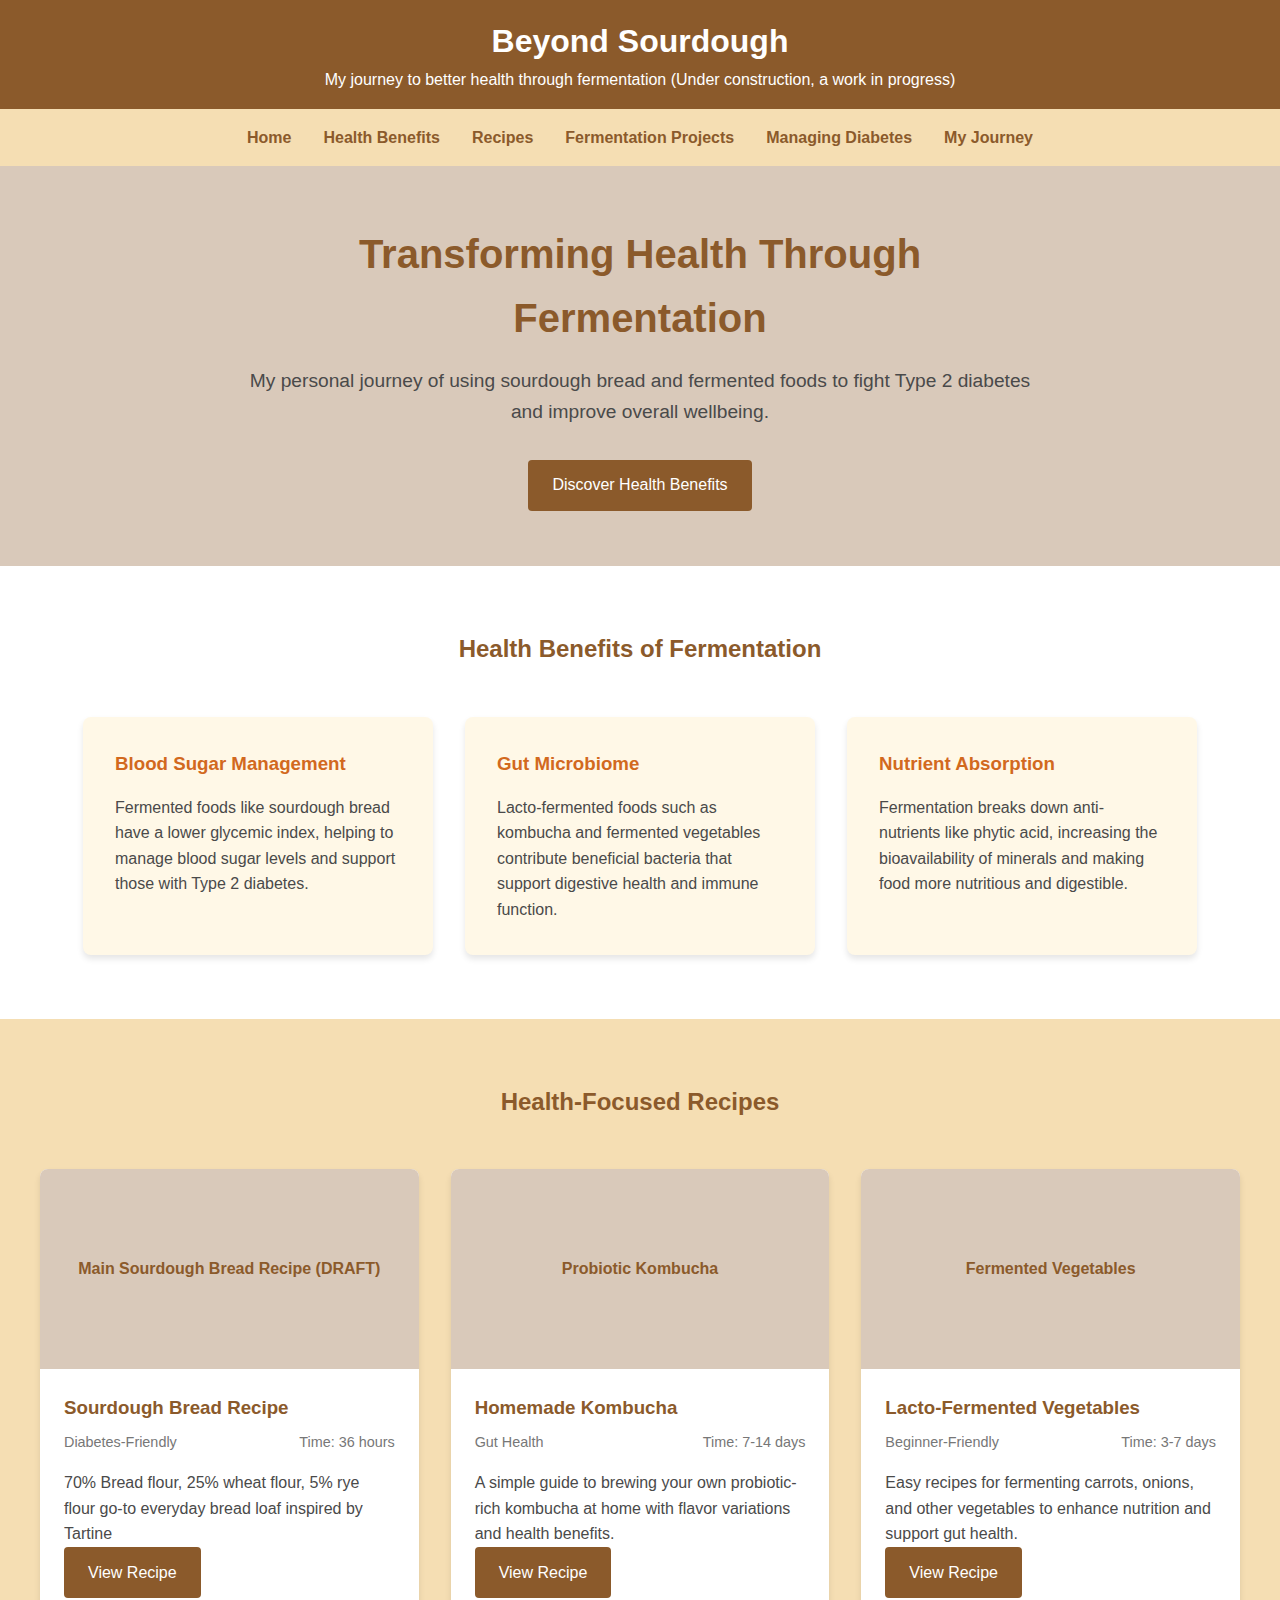
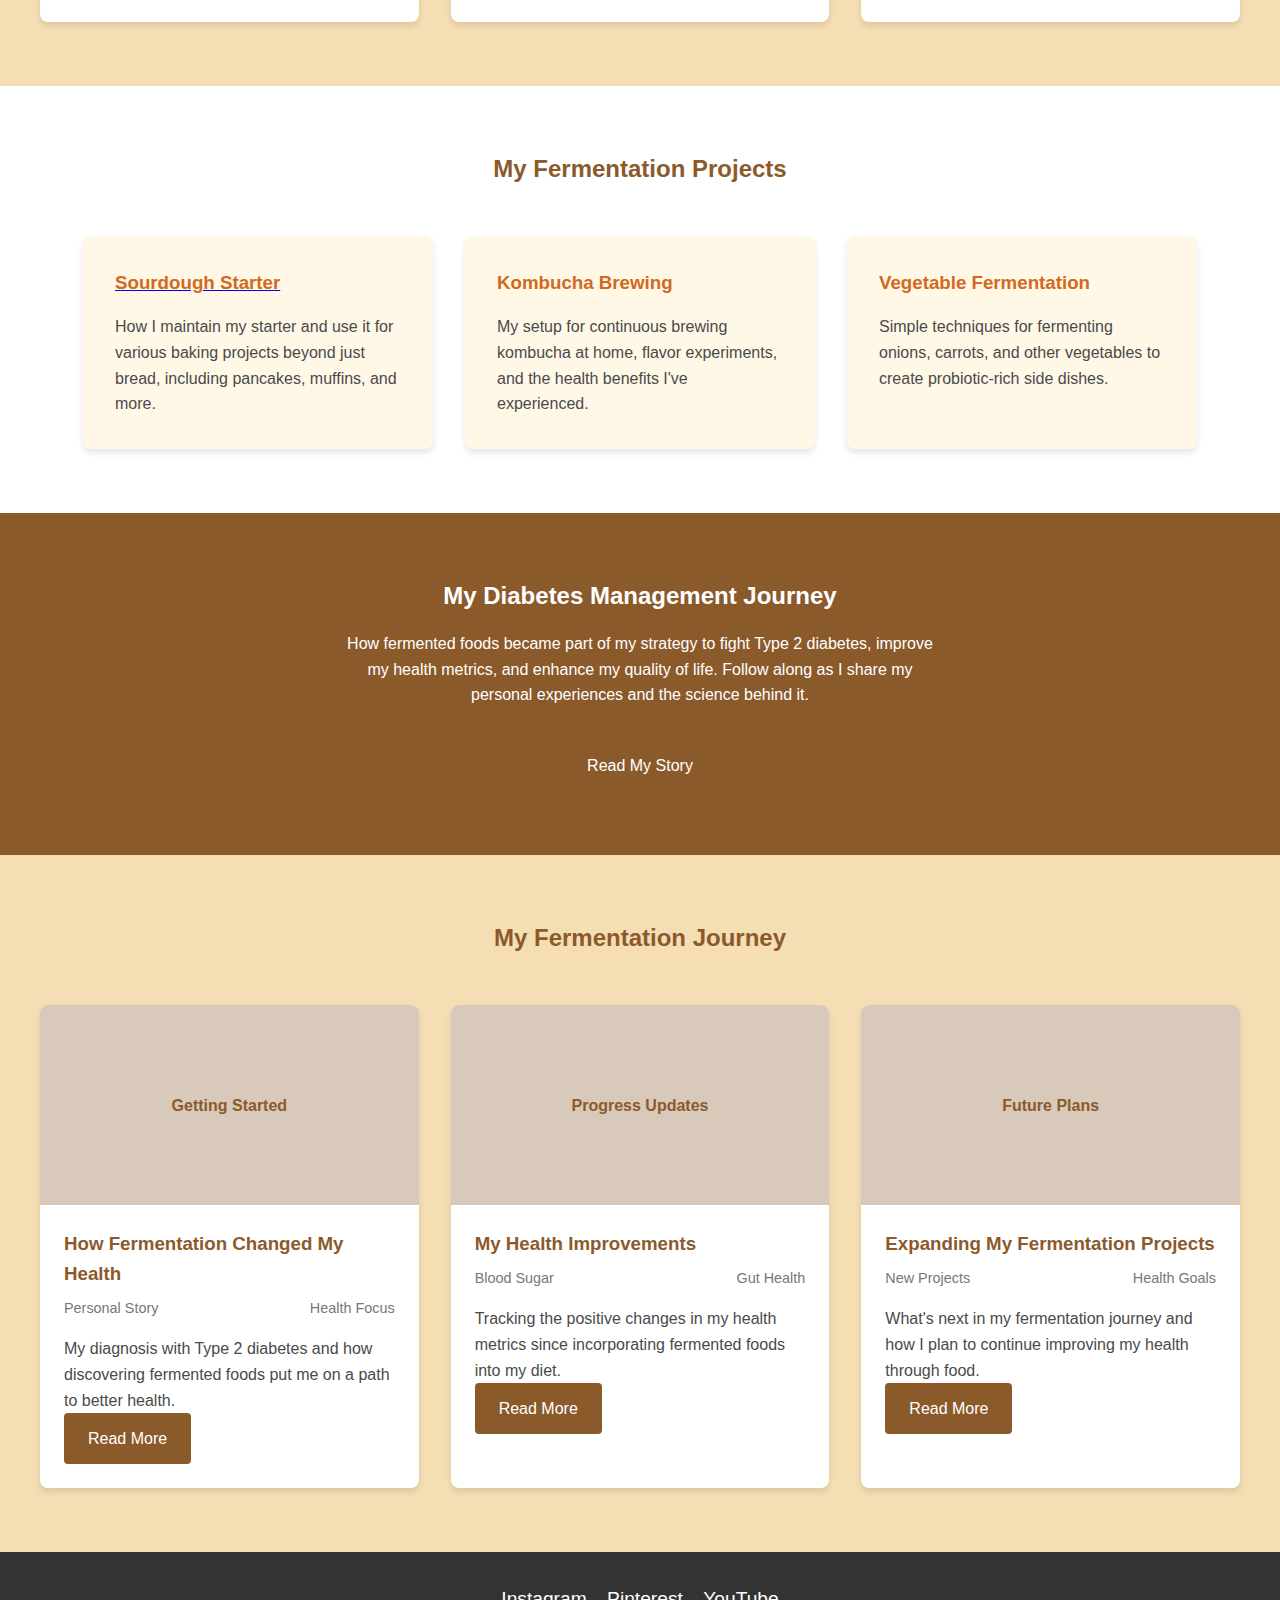
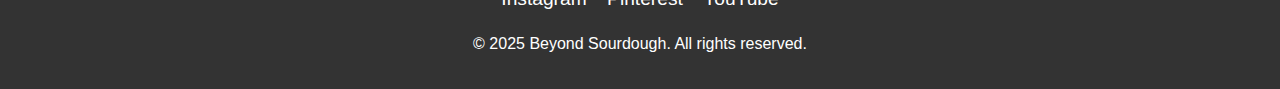
<file: index.html>
<!DOCTYPE html>
<html lang="en">
<head>
  <!-- Google tag (gtag.js) -->
  <script async src="https://www.googletagmanager.com/gtag/js?id=G-PZWCERQEYQ"></script>
  <script>
  window.dataLayer = window.dataLayer || [];
  function gtag(){dataLayer.push(arguments);}
  gtag('js', new Date());

  gtag('config', 'G-PZWCERQEYQ');
  </script>
  <meta charset="UTF-8">
  <meta name="viewport" content="width=device-width, initial-scale=1.0">
  <title>Beyond Sourdough</title>
  <style>
    :root {
      --primary-color: #8B5A2B;
      --secondary-color: #F5DEB3;
      --accent-color: #D2691E;
      --text-color: #4A4A4A;
      --light-bg: #FFF8E7;
    }
    
    * {
      margin: 0;
      padding: 0;
      box-sizing: border-box;
      font-family: 'Segoe UI', Tahoma, Geneva, Verdana, sans-serif;
    }
    
    body {
      background-color: var(--light-bg);
      color: var(--text-color);
      line-height: 1.6;
    }
    
    header {
      background-color: var(--primary-color);
      color: white;
      padding: 1rem;
      text-align: center;
    }
    
    nav {
      background-color: var(--secondary-color);
      padding: 1rem;
      display: flex;
      justify-content: center;
    }
    
    nav a {
      color: var(--primary-color);
      text-decoration: none;
      margin: 0 1rem;
      font-weight: bold;
      transition: color 0.3s;
    }
    
    nav a:hover {
      color: var(--accent-color);
    }
    
    .hero {
      height: 400px;
      background-color: #D9C9BA;
      display: flex;
      align-items: center;
      justify-content: center;
      text-align: center;
      padding: 2rem;
    }
    
    .hero-content {
      max-width: 800px;
    }
    
    .hero h1 {
      font-size: 2.5rem;
      margin-bottom: 1rem;
      color: var(--primary-color);
    }
    
    .hero p {
      font-size: 1.2rem;
      margin-bottom: 2rem;
    }
    
    .btn {
      display: inline-block;
      background-color: var(--primary-color);
      color: white;
      padding: 0.8rem 1.5rem;
      border: none;
      border-radius: 4px;
      font-size: 1rem;
      cursor: pointer;
      transition: background-color 0.3s;
      text-decoration: none;
    }
    
    .btn:hover {
      background-color: var(--accent-color);
    }
    
    .features {
      padding: 4rem 2rem;
      background-color: white;
    }
    
    .features h2 {
      text-align: center;
      margin-bottom: 3rem;
      color: var(--primary-color);
    }
    
    .features-container {
      display: flex;
      flex-wrap: wrap;
      justify-content: center;
      gap: 2rem;
    }
    
    .feature-card {
      flex: 1 1 300px;
      max-width: 350px;
      padding: 2rem;
      border-radius: 8px;
      background-color: var(--light-bg);
      box-shadow: 0 4px 6px rgba(0, 0, 0, 0.1);
      transition: transform 0.3s;
    }
    
    .feature-card:hover {
      transform: translateY(-10px);
    }
    
    .feature-card h3 {
      margin-bottom: 1rem;
      color: var(--accent-color);
    }
    
    .recipes {
      padding: 4rem 2rem;
      background-color: var(--secondary-color);
    }
    
    .recipes h2 {
      text-align: center;
      margin-bottom: 3rem;
      color: var(--primary-color);
    }
    
    .recipe-grid {
      display: grid;
      grid-template-columns: repeat(auto-fill, minmax(300px, 1fr));
      gap: 2rem;
      max-width: 1200px;
      margin: 0 auto;
    }
    
    .recipe-card {
      background-color: white;
      border-radius: 8px;
      overflow: hidden;
      box-shadow: 0 4px 6px rgba(0, 0, 0, 0.1);
    }
    
    .recipe-image {
      height: 200px;
      background-color: #D9C9BA;
      display: flex;
      align-items: center;
      justify-content: center;
      color: var(--primary-color);
      font-weight: bold;
    }
    
    .recipe-content {
      padding: 1.5rem;
    }
    
    .recipe-content h3 {
      margin-bottom: 0.5rem;
      color: var(--primary-color);
    }
    
    .recipe-meta {
      display: flex;
      justify-content: space-between;
      margin-bottom: 1rem;
      font-size: 0.9rem;
      color: #777;
    }
    
    .newsletter {
      padding: 4rem 2rem;
      background-color: var(--primary-color);
      color: white;
      text-align: center;
    }
    
    .newsletter h2 {
      margin-bottom: 1rem;
    }
    
    .newsletter p {
      margin-bottom: 2rem;
      max-width: 600px;
      margin-left: auto;
      margin-right: auto;
    }
    
    .newsletter-form {
      display: flex;
      max-width: 500px;
      margin: 0 auto;
    }
    
    .newsletter-form input {
      flex: 1;
      padding: 0.8rem;
      border: none;
      border-radius: 4px 0 0 4px;
    }
    
    .newsletter-form button {
      background-color: var(--accent-color);
      color: white;
      border: none;
      padding: 0 1.5rem;
      border-radius: 0 4px 4px 0;
      cursor: pointer;
    }
    
    footer {
      background-color: #333;
      color: white;
      text-align: center;
      padding: 2rem;
    }
    
    .social-links {
      margin-bottom: 1rem;
    }
    
    .social-links a {
      color: white;
      margin: 0 0.5rem;
      font-size: 1.2rem;
      text-decoration: none;
    }
    
    @media (max-width: 768px) {
      .hero {
        height: auto;
      }
      
      .newsletter-form {
        flex-direction: column;
      }
      
      .newsletter-form input {
        border-radius: 4px;
        margin-bottom: 1rem;
      }
      
      .newsletter-form button {
        border-radius: 4px;
      }
    }
  </style>
</head>
<body>
  <header>
    <h1>Beyond Sourdough</h1>
    <p>My journey to better health through fermentation (Under construction, a work in progress)</p>
  </header>
  
  <nav>
    <a href="#home">Home</a>
    <a href="#health">Health Benefits</a>
    <a href="#recipes">Recipes</a>
    <a href="#fermentation">Fermentation Projects</a>
    <a href="#diabetes">Managing Diabetes</a>
    <a href="#blog">My Journey</a>
  </nav>
  
  <section class="hero" id="home">
    <div class="hero-content">
      <h1>Transforming Health Through Fermentation</h1>
      <p>My personal journey of using sourdough bread and fermented foods to fight Type 2 diabetes and improve overall wellbeing.</p>
      <a href="#health" class="btn">Discover Health Benefits</a>
    </div>
  </section>
  
  <section class="features" id="health">
    <h2>Health Benefits of Fermentation</h2>
    <div class="features-container">
      <div class="feature-card">
        <h3>Blood Sugar Management</h3>
        <p>Fermented foods like sourdough bread have a lower glycemic index, helping to manage blood sugar levels and support those with Type 2 diabetes.</p>
      </div>
      <div class="feature-card">
        <h3>Gut Microbiome</h3>
        <p>Lacto-fermented foods such as kombucha and fermented vegetables contribute beneficial bacteria that support digestive health and immune function.</p>
      </div>
      <div class="feature-card">
        <h3>Nutrient Absorption</h3>
        <p>Fermentation breaks down anti-nutrients like phytic acid, increasing the bioavailability of minerals and making food more nutritious and digestible.</p>
      </div>
    </div>
  </section>
  
  <section class="recipes" id="recipes">
    <h2>Health-Focused Recipes</h2>
    <div class="recipe-grid">
      <div class="recipe-card">
        <div class="recipe-image">Main Sourdough Bread Recipe (DRAFT)</div>
        <div class="recipe-content">
          <h3>Sourdough Bread Recipe</h3>
          <div class="recipe-meta">
            <span>Diabetes-Friendly</span>
            <span>Time: 36 hours</span>
          </div>
          <p>70% Bread flour, 25% wheat flour, 5% rye flour go-to everyday bread loaf inspired by Tartine</p>
          <a href="recipes/daily-sourdough-recipe-v0.1.html" class="btn">View Recipe</a>
        </div>
      </div>
      <div class="recipe-card">
        <div class="recipe-image">Probiotic Kombucha</div>
        <div class="recipe-content">
          <h3>Homemade Kombucha</h3>
          <div class="recipe-meta">
            <span>Gut Health</span>
            <span>Time: 7-14 days</span>
          </div>
          <p>A simple guide to brewing your own probiotic-rich kombucha at home with flavor variations and health benefits.</p>
          <a href="#" class="btn">View Recipe</a>
        </div>
      </div>
      <div class="recipe-card">
        <div class="recipe-image">Fermented Vegetables</div>
        <div class="recipe-content">
          <h3>Lacto-Fermented Vegetables</h3>
          <div class="recipe-meta">
            <span>Beginner-Friendly</span>
            <span>Time: 3-7 days</span>
          </div>
          <p>Easy recipes for fermenting carrots, onions, and other vegetables to enhance nutrition and support gut health.</p>
          <a href="#" class="btn">View Recipe</a>
        </div>
      </div>
    </div>
  </section>
  
  <section class="features" id="fermentation">
    <h2>My Fermentation Projects</h2>
    <div class="features-container">
      <div class="feature-card">
        <a href="recipes/starter.html">
        <h3>Sourdough Starter</h3>
        </a>
        <p>How I maintain my starter and use it for various baking projects beyond just bread, including pancakes, muffins, and more.</p>  
      </div>
      <div class="feature-card">
        <h3>Kombucha Brewing</h3>
        <p>My setup for continuous brewing kombucha at home, flavor experiments, and the health benefits I've experienced.</p>
      </div>
      <div class="feature-card">
        <h3>Vegetable Fermentation</h3>
        <p>Simple techniques for fermenting onions, carrots, and other vegetables to create probiotic-rich side dishes.</p>
      </div>
    </div>
  </section>

  <section id="diabetes" class="newsletter">
    <h2>My Diabetes Management Journey</h2>
    <p>How fermented foods became part of my strategy to fight Type 2 diabetes, improve my health metrics, and enhance my quality of life. Follow along as I share my personal experiences and the science behind it.</p>
    <a href="#blog" class="btn">Read My Story</a>
  </section>
  
  <section class="recipes" id="blog">
    <h2>My Fermentation Journey</h2>
    <div class="recipe-grid">
      <div class="recipe-card">
        <div class="recipe-image">Getting Started</div>
        <div class="recipe-content">
          <h3>How Fermentation Changed My Health</h3>
          <div class="recipe-meta">
            <span>Personal Story</span>
            <span>Health Focus</span>
          </div>
          <p>My diagnosis with Type 2 diabetes and how discovering fermented foods put me on a path to better health.</p>
          <a href="#" class="btn">Read More</a>
        </div>
      </div>
      <div class="recipe-card">
        <div class="recipe-image">Progress Updates</div>
        <div class="recipe-content">
          <h3>My Health Improvements</h3>
          <div class="recipe-meta">
            <span>Blood Sugar</span>
            <span>Gut Health</span>
          </div>
          <p>Tracking the positive changes in my health metrics since incorporating fermented foods into my diet.</p>
          <a href="#" class="btn">Read More</a>
        </div>
      </div>
      <div class="recipe-card">
        <div class="recipe-image">Future Plans</div>
        <div class="recipe-content">
          <h3>Expanding My Fermentation Projects</h3>
          <div class="recipe-meta">
            <span>New Projects</span>
            <span>Health Goals</span>
          </div>
          <p>What's next in my fermentation journey and how I plan to continue improving my health through food.</p>
          <a href="#" class="btn">Read More</a>
        </div>
      </div>
    </div>
  </section>

  <footer>
    <div class="social-links">
      <a href="#">Instagram</a>
      <a href="#">Pinterest</a>
      <a href="#">YouTube</a>
    </div>
    <p>&copy; 2025 Beyond Sourdough. All rights reserved.</p>
  </footer>
</body>
</html>
</file>
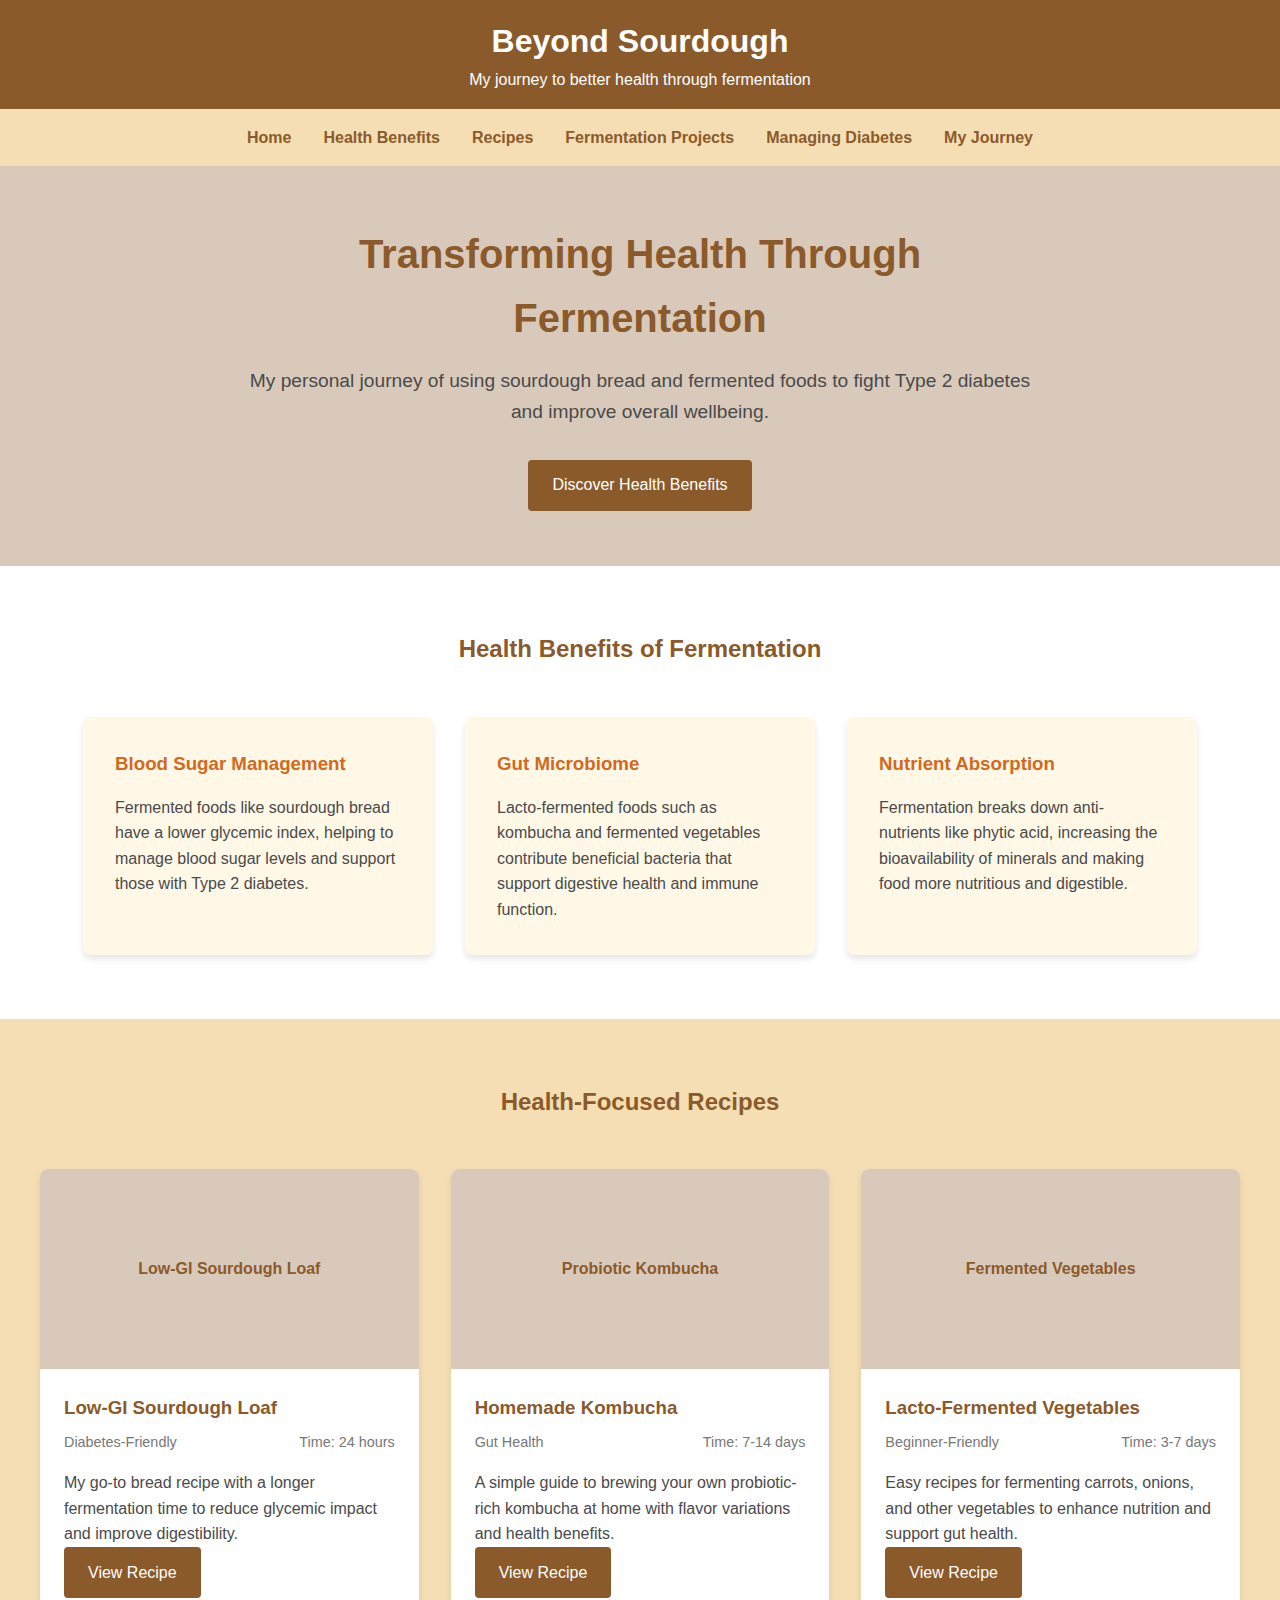
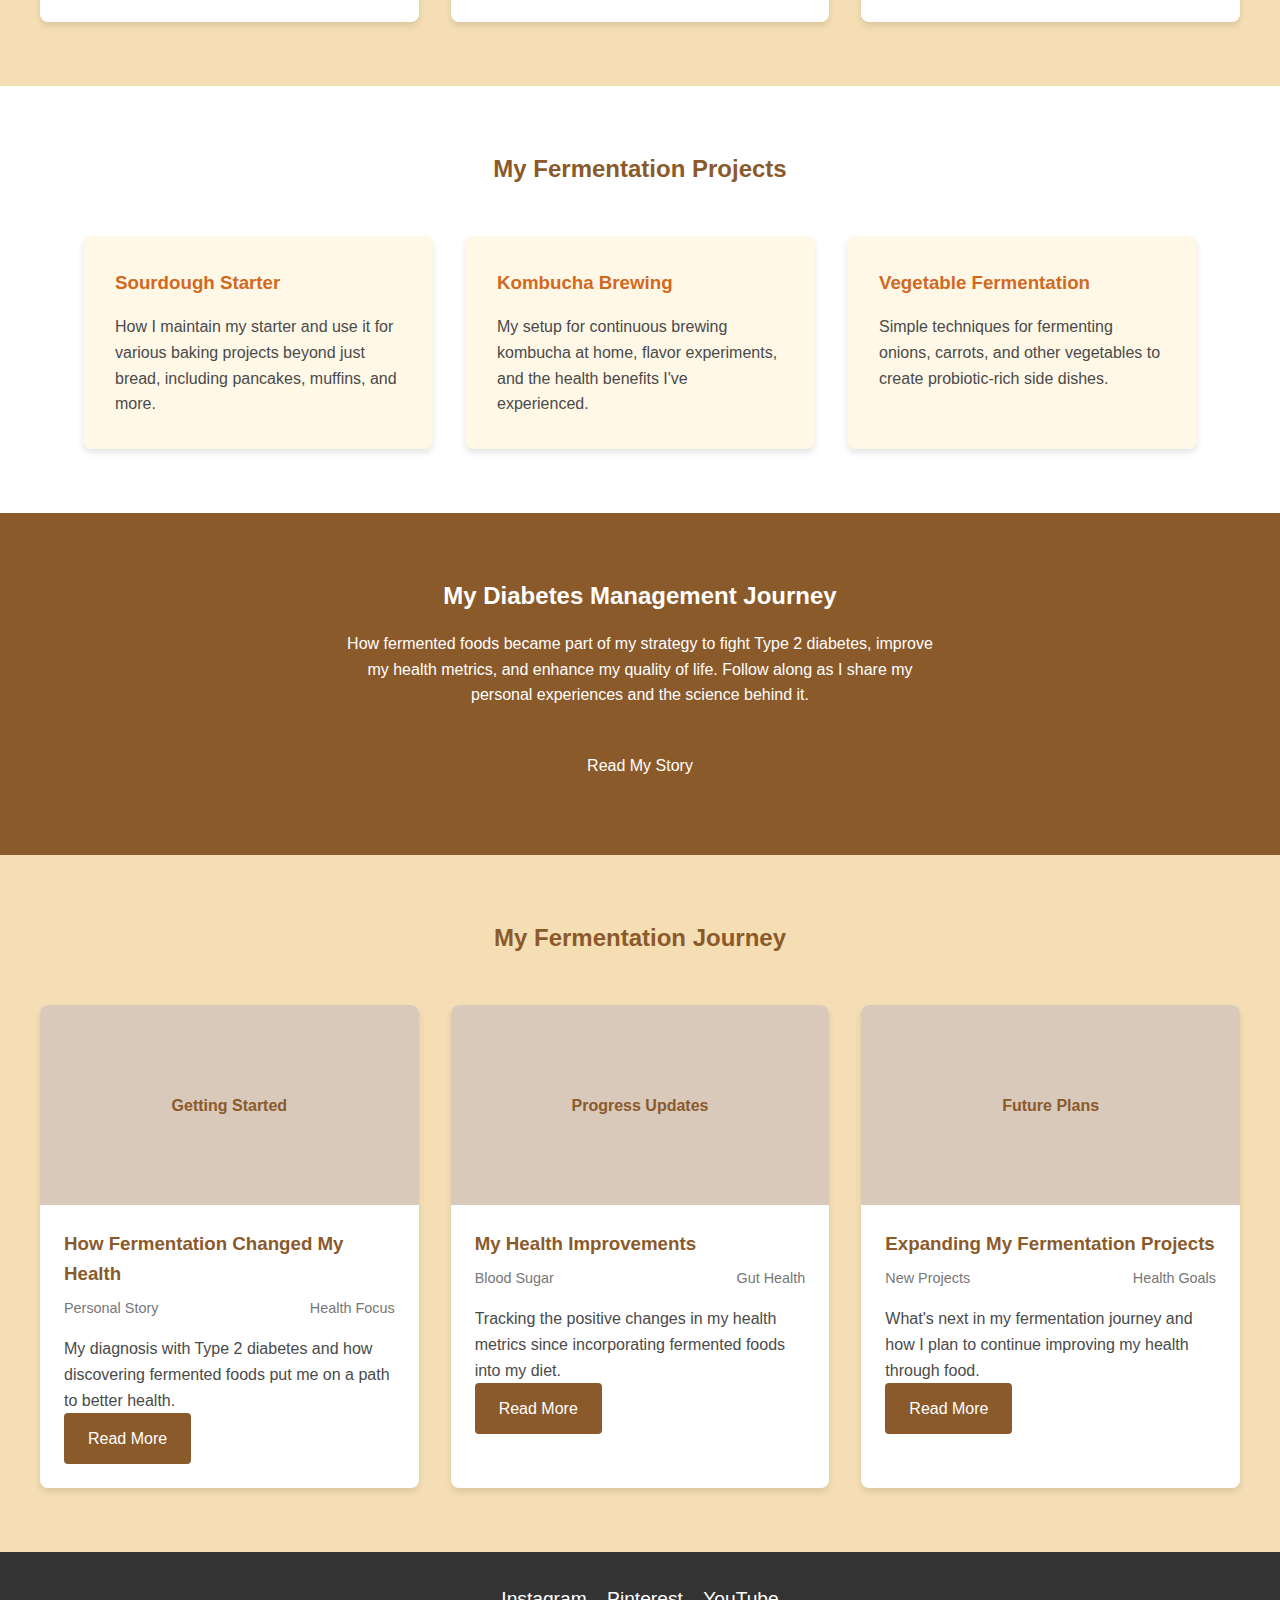
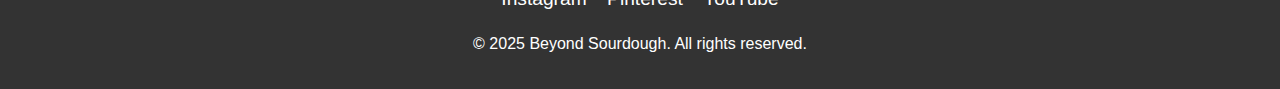
<file: index-html.html>
<!DOCTYPE html>
<html lang="en">
<head>
  <meta charset="UTF-8">
  <meta name="viewport" content="width=device-width, initial-scale=1.0">
  <title>Beyond Sourdough</title>
  <style>
    :root {
      --primary-color: #8B5A2B;
      --secondary-color: #F5DEB3;
      --accent-color: #D2691E;
      --text-color: #4A4A4A;
      --light-bg: #FFF8E7;
    }
    
    * {
      margin: 0;
      padding: 0;
      box-sizing: border-box;
      font-family: 'Segoe UI', Tahoma, Geneva, Verdana, sans-serif;
    }
    
    body {
      background-color: var(--light-bg);
      color: var(--text-color);
      line-height: 1.6;
    }
    
    header {
      background-color: var(--primary-color);
      color: white;
      padding: 1rem;
      text-align: center;
    }
    
    nav {
      background-color: var(--secondary-color);
      padding: 1rem;
      display: flex;
      justify-content: center;
    }
    
    nav a {
      color: var(--primary-color);
      text-decoration: none;
      margin: 0 1rem;
      font-weight: bold;
      transition: color 0.3s;
    }
    
    nav a:hover {
      color: var(--accent-color);
    }
    
    .hero {
      height: 400px;
      background-color: #D9C9BA;
      display: flex;
      align-items: center;
      justify-content: center;
      text-align: center;
      padding: 2rem;
    }
    
    .hero-content {
      max-width: 800px;
    }
    
    .hero h1 {
      font-size: 2.5rem;
      margin-bottom: 1rem;
      color: var(--primary-color);
    }
    
    .hero p {
      font-size: 1.2rem;
      margin-bottom: 2rem;
    }
    
    .btn {
      display: inline-block;
      background-color: var(--primary-color);
      color: white;
      padding: 0.8rem 1.5rem;
      border: none;
      border-radius: 4px;
      font-size: 1rem;
      cursor: pointer;
      transition: background-color 0.3s;
      text-decoration: none;
    }
    
    .btn:hover {
      background-color: var(--accent-color);
    }
    
    .features {
      padding: 4rem 2rem;
      background-color: white;
    }
    
    .features h2 {
      text-align: center;
      margin-bottom: 3rem;
      color: var(--primary-color);
    }
    
    .features-container {
      display: flex;
      flex-wrap: wrap;
      justify-content: center;
      gap: 2rem;
    }
    
    .feature-card {
      flex: 1 1 300px;
      max-width: 350px;
      padding: 2rem;
      border-radius: 8px;
      background-color: var(--light-bg);
      box-shadow: 0 4px 6px rgba(0, 0, 0, 0.1);
      transition: transform 0.3s;
    }
    
    .feature-card:hover {
      transform: translateY(-10px);
    }
    
    .feature-card h3 {
      margin-bottom: 1rem;
      color: var(--accent-color);
    }
    
    .recipes {
      padding: 4rem 2rem;
      background-color: var(--secondary-color);
    }
    
    .recipes h2 {
      text-align: center;
      margin-bottom: 3rem;
      color: var(--primary-color);
    }
    
    .recipe-grid {
      display: grid;
      grid-template-columns: repeat(auto-fill, minmax(300px, 1fr));
      gap: 2rem;
      max-width: 1200px;
      margin: 0 auto;
    }
    
    .recipe-card {
      background-color: white;
      border-radius: 8px;
      overflow: hidden;
      box-shadow: 0 4px 6px rgba(0, 0, 0, 0.1);
    }
    
    .recipe-image {
      height: 200px;
      background-color: #D9C9BA;
      display: flex;
      align-items: center;
      justify-content: center;
      color: var(--primary-color);
      font-weight: bold;
    }
    
    .recipe-content {
      padding: 1.5rem;
    }
    
    .recipe-content h3 {
      margin-bottom: 0.5rem;
      color: var(--primary-color);
    }
    
    .recipe-meta {
      display: flex;
      justify-content: space-between;
      margin-bottom: 1rem;
      font-size: 0.9rem;
      color: #777;
    }
    
    .newsletter {
      padding: 4rem 2rem;
      background-color: var(--primary-color);
      color: white;
      text-align: center;
    }
    
    .newsletter h2 {
      margin-bottom: 1rem;
    }
    
    .newsletter p {
      margin-bottom: 2rem;
      max-width: 600px;
      margin-left: auto;
      margin-right: auto;
    }
    
    .newsletter-form {
      display: flex;
      max-width: 500px;
      margin: 0 auto;
    }
    
    .newsletter-form input {
      flex: 1;
      padding: 0.8rem;
      border: none;
      border-radius: 4px 0 0 4px;
    }
    
    .newsletter-form button {
      background-color: var(--accent-color);
      color: white;
      border: none;
      padding: 0 1.5rem;
      border-radius: 0 4px 4px 0;
      cursor: pointer;
    }
    
    footer {
      background-color: #333;
      color: white;
      text-align: center;
      padding: 2rem;
    }
    
    .social-links {
      margin-bottom: 1rem;
    }
    
    .social-links a {
      color: white;
      margin: 0 0.5rem;
      font-size: 1.2rem;
      text-decoration: none;
    }
    
    @media (max-width: 768px) {
      .hero {
        height: auto;
      }
      
      .newsletter-form {
        flex-direction: column;
      }
      
      .newsletter-form input {
        border-radius: 4px;
        margin-bottom: 1rem;
      }
      
      .newsletter-form button {
        border-radius: 4px;
      }
    }
  </style>
</head>
<body>
  <header>
    <h1>Beyond Sourdough</h1>
    <p>My journey to better health through fermentation</p>
  </header>
  
  <nav>
    <a href="#home">Home</a>
    <a href="#health">Health Benefits</a>
    <a href="#recipes">Recipes</a>
    <a href="#fermentation">Fermentation Projects</a>
    <a href="#diabetes">Managing Diabetes</a>
    <a href="#blog">My Journey</a>
  </nav>
  
  <section class="hero" id="home">
    <div class="hero-content">
      <h1>Transforming Health Through Fermentation</h1>
      <p>My personal journey of using sourdough bread and fermented foods to fight Type 2 diabetes and improve overall wellbeing.</p>
      <a href="#health" class="btn">Discover Health Benefits</a>
    </div>
  </section>
  
  <section class="features" id="health">
    <h2>Health Benefits of Fermentation</h2>
    <div class="features-container">
      <div class="feature-card">
        <h3>Blood Sugar Management</h3>
        <p>Fermented foods like sourdough bread have a lower glycemic index, helping to manage blood sugar levels and support those with Type 2 diabetes.</p>
      </div>
      <div class="feature-card">
        <h3>Gut Microbiome</h3>
        <p>Lacto-fermented foods such as kombucha and fermented vegetables contribute beneficial bacteria that support digestive health and immune function.</p>
      </div>
      <div class="feature-card">
        <h3>Nutrient Absorption</h3>
        <p>Fermentation breaks down anti-nutrients like phytic acid, increasing the bioavailability of minerals and making food more nutritious and digestible.</p>
      </div>
    </div>
  </section>
  
  <section class="recipes" id="recipes">
    <h2>Health-Focused Recipes</h2>
    <div class="recipe-grid">
      <div class="recipe-card">
        <div class="recipe-image">Low-GI Sourdough Loaf</div>
        <div class="recipe-content">
          <h3>Low-GI Sourdough Loaf</h3>
          <div class="recipe-meta">
            <span>Diabetes-Friendly</span>
            <span>Time: 24 hours</span>
          </div>
          <p>My go-to bread recipe with a longer fermentation time to reduce glycemic impact and improve digestibility.</p>
          <a href="#" class="btn">View Recipe</a>
        </div>
      </div>
      <div class="recipe-card">
        <div class="recipe-image">Probiotic Kombucha</div>
        <div class="recipe-content">
          <h3>Homemade Kombucha</h3>
          <div class="recipe-meta">
            <span>Gut Health</span>
            <span>Time: 7-14 days</span>
          </div>
          <p>A simple guide to brewing your own probiotic-rich kombucha at home with flavor variations and health benefits.</p>
          <a href="#" class="btn">View Recipe</a>
        </div>
      </div>
      <div class="recipe-card">
        <div class="recipe-image">Fermented Vegetables</div>
        <div class="recipe-content">
          <h3>Lacto-Fermented Vegetables</h3>
          <div class="recipe-meta">
            <span>Beginner-Friendly</span>
            <span>Time: 3-7 days</span>
          </div>
          <p>Easy recipes for fermenting carrots, onions, and other vegetables to enhance nutrition and support gut health.</p>
          <a href="#" class="btn">View Recipe</a>
        </div>
      </div>
    </div>
  </section>
  
  <section class="features" id="fermentation">
    <h2>My Fermentation Projects</h2>
    <div class="features-container">
      <div class="feature-card">
        <h3>Sourdough Starter</h3>
        <p>How I maintain my starter and use it for various baking projects beyond just bread, including pancakes, muffins, and more.</p>
      </div>
      <div class="feature-card">
        <h3>Kombucha Brewing</h3>
        <p>My setup for continuous brewing kombucha at home, flavor experiments, and the health benefits I've experienced.</p>
      </div>
      <div class="feature-card">
        <h3>Vegetable Fermentation</h3>
        <p>Simple techniques for fermenting onions, carrots, and other vegetables to create probiotic-rich side dishes.</p>
      </div>
    </div>
  </section>

  <section id="diabetes" class="newsletter">
    <h2>My Diabetes Management Journey</h2>
    <p>How fermented foods became part of my strategy to fight Type 2 diabetes, improve my health metrics, and enhance my quality of life. Follow along as I share my personal experiences and the science behind it.</p>
    <a href="#blog" class="btn">Read My Story</a>
  </section>
  
  <section class="recipes" id="blog">
    <h2>My Fermentation Journey</h2>
    <div class="recipe-grid">
      <div class="recipe-card">
        <div class="recipe-image">Getting Started</div>
        <div class="recipe-content">
          <h3>How Fermentation Changed My Health</h3>
          <div class="recipe-meta">
            <span>Personal Story</span>
            <span>Health Focus</span>
          </div>
          <p>My diagnosis with Type 2 diabetes and how discovering fermented foods put me on a path to better health.</p>
          <a href="#" class="btn">Read More</a>
        </div>
      </div>
      <div class="recipe-card">
        <div class="recipe-image">Progress Updates</div>
        <div class="recipe-content">
          <h3>My Health Improvements</h3>
          <div class="recipe-meta">
            <span>Blood Sugar</span>
            <span>Gut Health</span>
          </div>
          <p>Tracking the positive changes in my health metrics since incorporating fermented foods into my diet.</p>
          <a href="#" class="btn">Read More</a>
        </div>
      </div>
      <div class="recipe-card">
        <div class="recipe-image">Future Plans</div>
        <div class="recipe-content">
          <h3>Expanding My Fermentation Projects</h3>
          <div class="recipe-meta">
            <span>New Projects</span>
            <span>Health Goals</span>
          </div>
          <p>What's next in my fermentation journey and how I plan to continue improving my health through food.</p>
          <a href="#" class="btn">Read More</a>
        </div>
      </div>
    </div>
  </section>

  <footer>
    <div class="social-links">
      <a href="#">Instagram</a>
      <a href="#">Pinterest</a>
      <a href="#">YouTube</a>
    </div>
    <p>&copy; 2025 Beyond Sourdough. All rights reserved.</p>
  </footer>
</body>
</html>
</file>
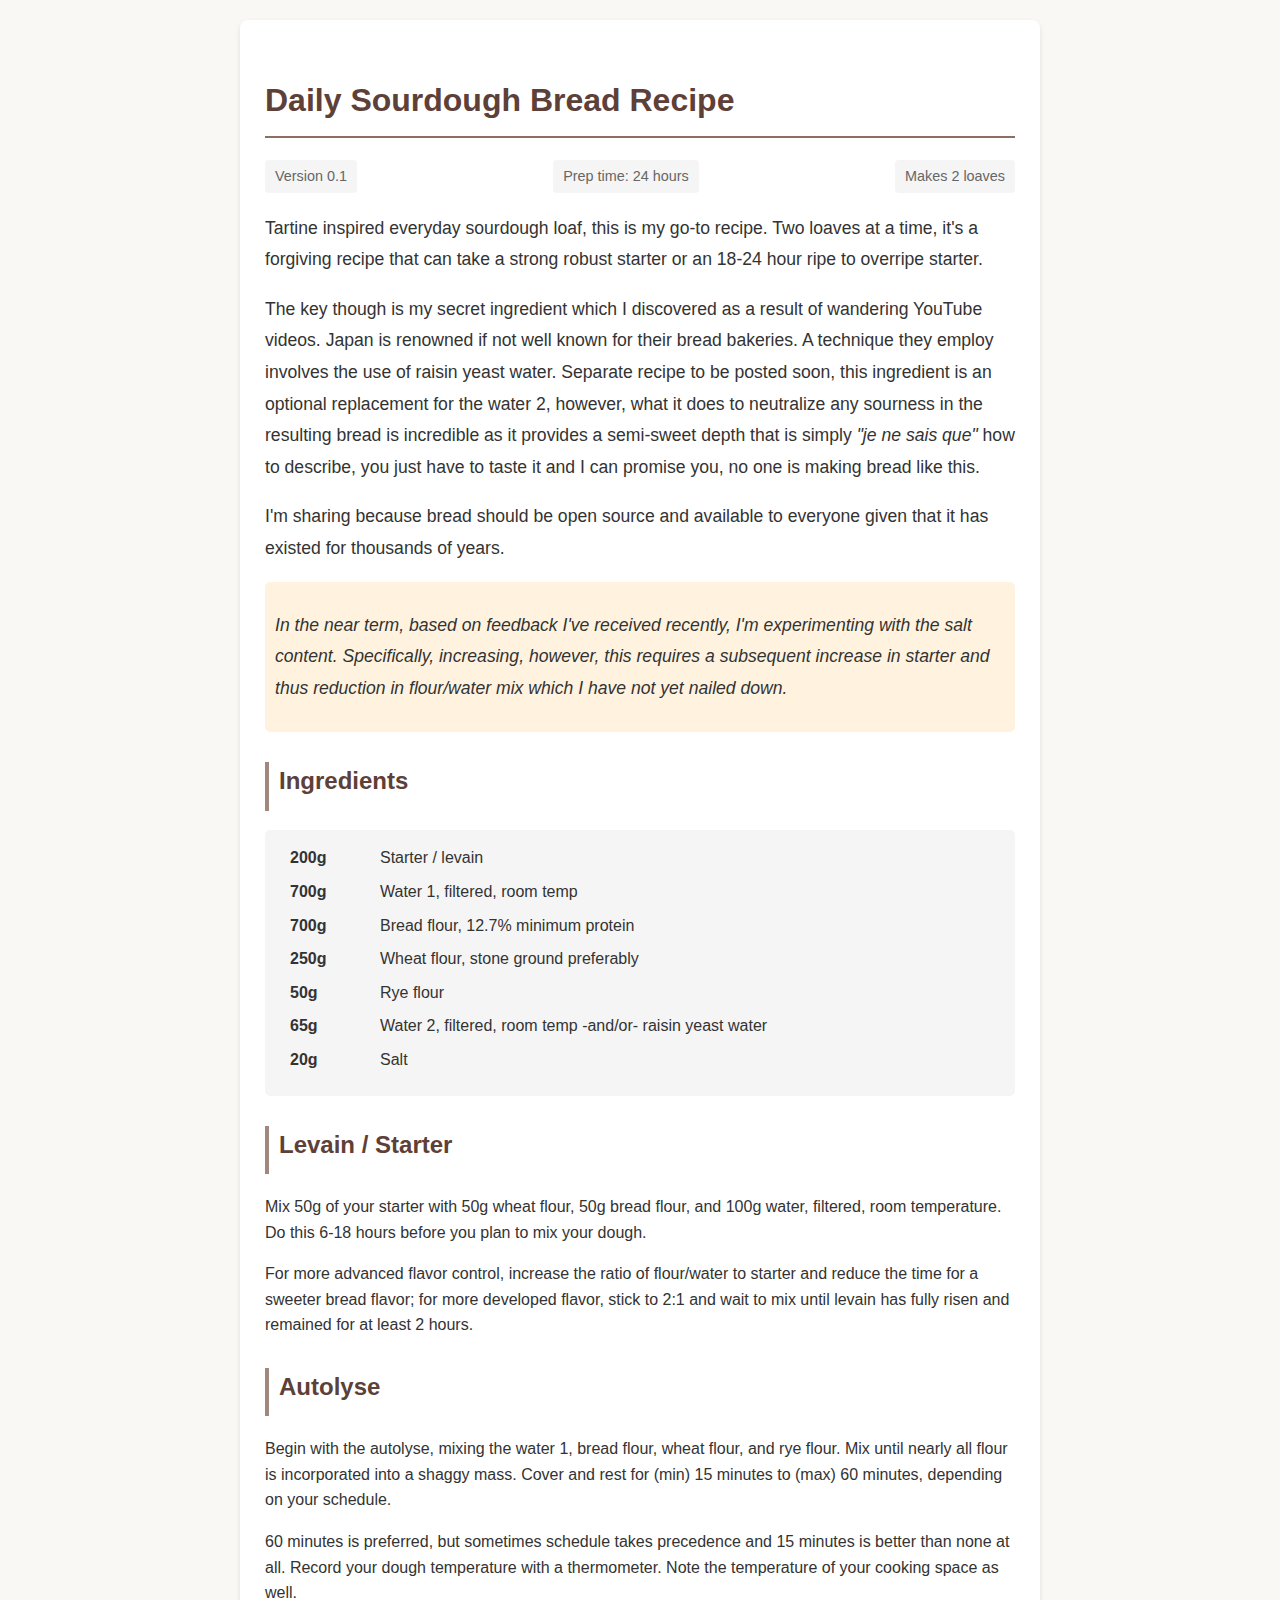
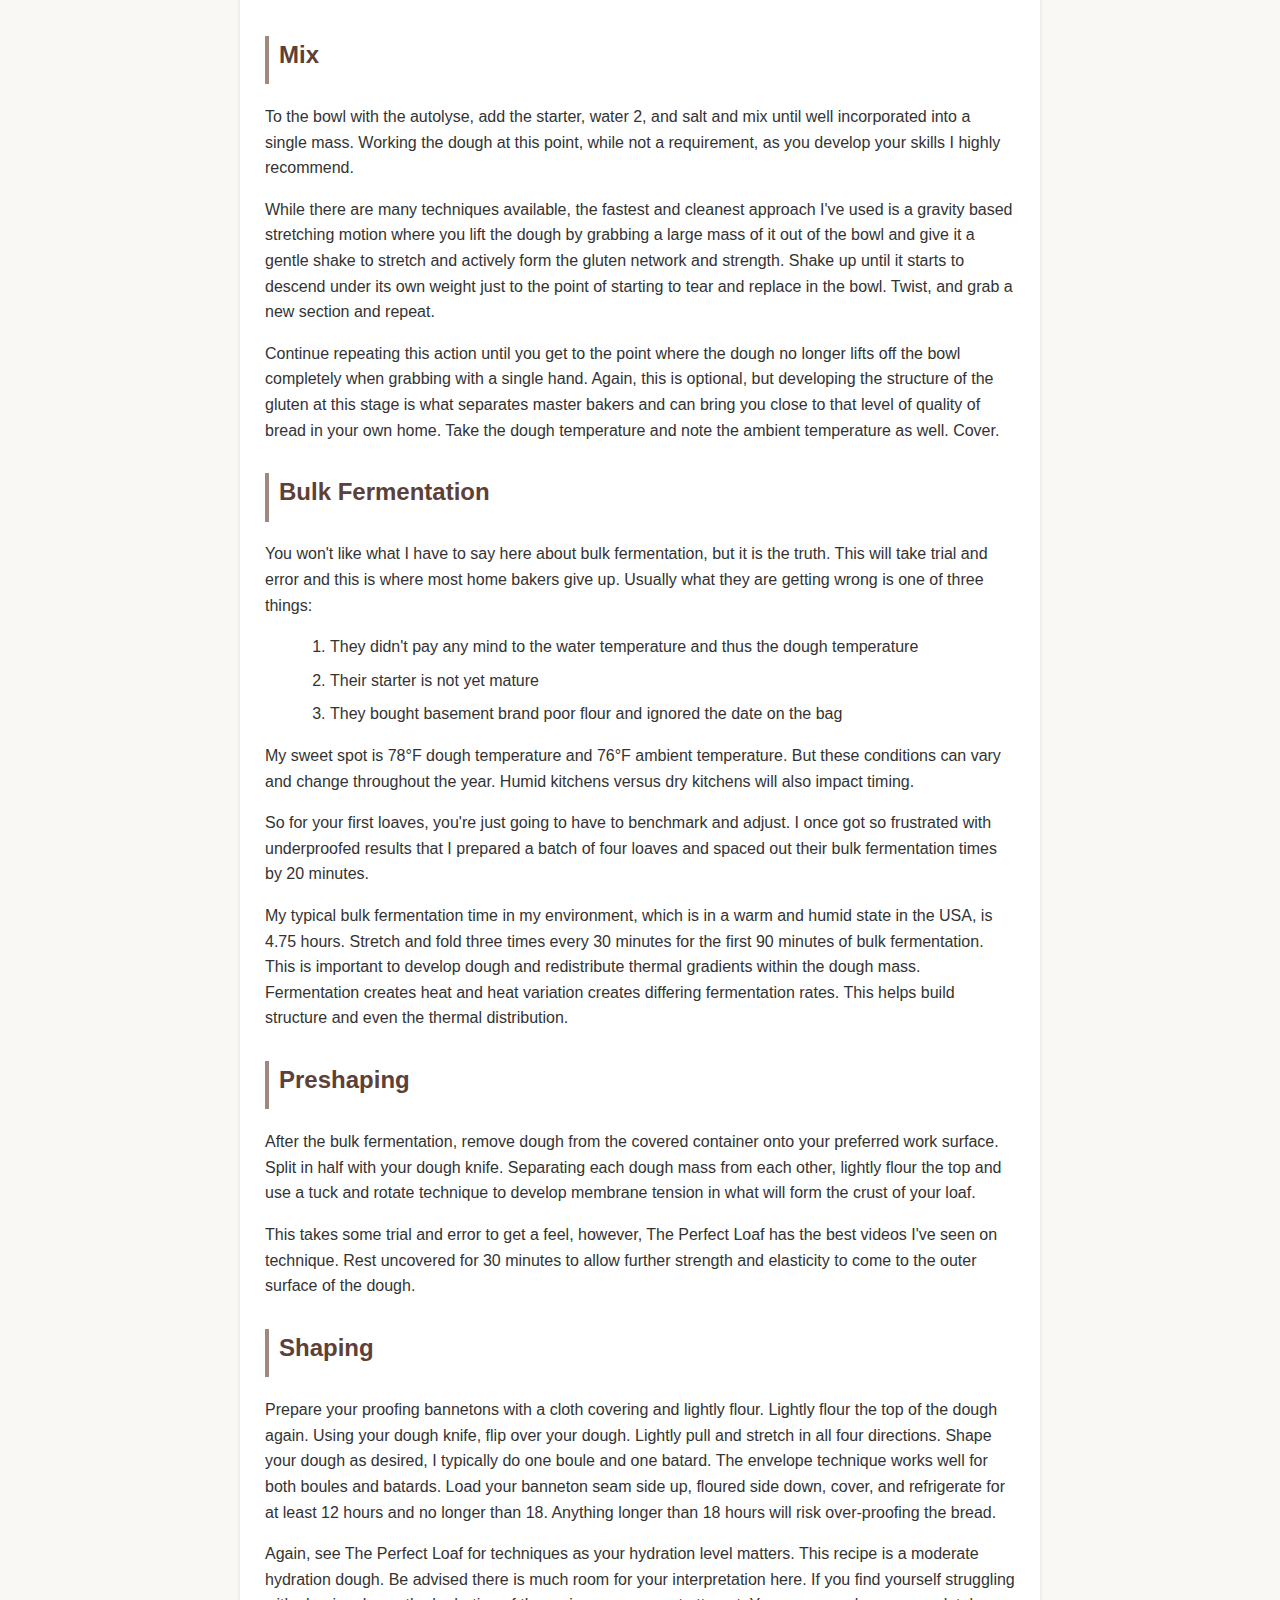
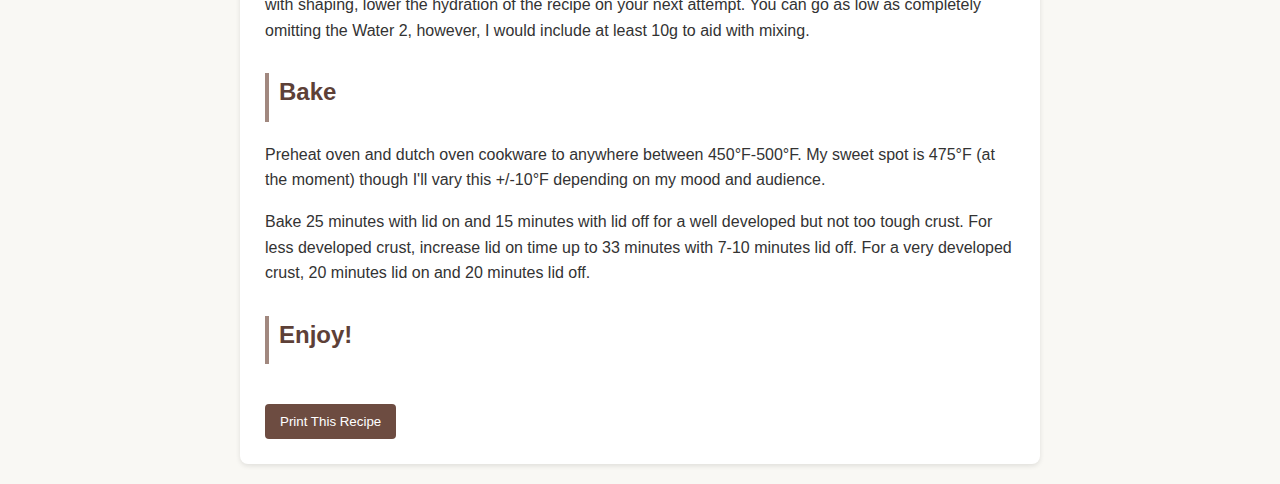
<file: recipes/daily-sourdough-recipe-v0.1.html>
<!DOCTYPE html>
<html lang="en">
<head>
    <meta charset="UTF-8">
    <meta name="viewport" content="width=device-width, initial-scale=1.0">
    <title>Daily Sourdough Bread Recipe | Beyond Sourdough</title>
    <style>
        body {
            font-family: 'Segoe UI', Tahoma, Geneva, Verdana, sans-serif;
            line-height: 1.6;
            color: #333;
            max-width: 800px;
            margin: 0 auto;
            padding: 20px;
            background-color: #f9f8f4;
        }
        h1, h2, h3 {
            color: #5d4037;
            border-bottom: 2px solid #8d6e63;
            padding-bottom: 10px;
            margin-top: 30px;
        }
        h2 {
            border-left: 4px solid #a1887f;
            padding-left: 10px;
            border-bottom: none;
        }
        ul, ol {
            margin-left: 25px;
        }
        li {
            margin-bottom: 8px;
        }
        .container {
            background-color: white;
            padding: 25px;
            border-radius: 8px;
            box-shadow: 0 2px 5px rgba(0,0,0,0.1);
        }
        .note {
            font-style: italic;
            background-color: #fff3e0;
            padding: 10px;
            border-radius: 5px;
            margin: 15px 0;
        }
        .recipe-intro {
            font-size: 1.1em;
            line-height: 1.8;
            margin-bottom: 25px;
        }
        .ingredients-list {
            background-color: #f5f5f5;
            padding: 15px 25px;
            border-radius: 5px;
            margin-bottom: 25px;
        }
        .ingredient-row {
            display: flex;
            margin-bottom: 8px;
        }
        .ingredient-amount {
            width: 90px;
            font-weight: bold;
        }
        .print-button {
            background-color: #6d4c41;
            color: white;
            border: none;
            padding: 10px 15px;
            border-radius: 4px;
            cursor: pointer;
            margin-top: 20px;
        }
        .print-button:hover {
            background-color: #5d4037;
        }
        .recipe-meta {
            display: flex;
            justify-content: space-between;
            margin: 20px 0;
            color: #666;
            font-size: 0.9em;
        }
        .recipe-meta span {
            background: #f5f5f5;
            padding: 5px 10px;
            border-radius: 4px;
        }
        @media print {
            body {
                background-color: white;
                padding: 0;
            }
            .container {
                box-shadow: none;
                padding: 0;
            }
            .print-button {
                display: none;
            }
        }
        @media (max-width: 600px) {
            body {
                padding: 15px;
            }
            h1 {
                font-size: 24px;
            }
            h2 {
                font-size: 20px;
            }
            .recipe-meta {
                flex-direction: column;
                gap: 10px;
            }
        }
    </style>
</head>
<body>
    <div class="container">
        <h1>Daily Sourdough Bread Recipe</h1>
        <p class="recipe-meta">
            <span>Version 0.1</span>
            <span>Prep time: 24 hours</span>
            <span>Makes 2 loaves</span>
        </p>
        
        <div class="recipe-intro">
            <p>Tartine inspired everyday sourdough loaf, this is my go-to recipe. Two loaves at a time, it's a forgiving recipe that can take a strong robust starter or an 18-24 hour ripe to overripe starter.</p>
            
            <p>The key though is my secret ingredient which I discovered as a result of wandering YouTube videos. Japan is renowned if not well known for their bread bakeries. A technique they employ involves the use of raisin yeast water. Separate recipe to be posted soon, this ingredient is an optional replacement for the water 2, however, what it does to neutralize any sourness in the resulting bread is incredible as it provides a semi-sweet depth that is simply <em>"je ne sais que"</em> how to describe, you just have to taste it and I can promise you, no one is making bread like this.</p>
            
            <p>I'm sharing because bread should be open source and available to everyone given that it has existed for thousands of years.</p>
            
            <div class="note">
                <p>In the near term, based on feedback I've received recently, I'm experimenting with the salt content. Specifically, increasing, however, this requires a subsequent increase in starter and thus reduction in flour/water mix which I have not yet nailed down.</p>
            </div>
        </div>
        
        <h2>Ingredients</h2>
        <div class="ingredients-list">
            <div class="ingredient-row">
                <div class="ingredient-amount">200g</div>
                <div>Starter / levain</div>
            </div>
            <div class="ingredient-row">
                <div class="ingredient-amount">700g</div>
                <div>Water 1, filtered, room temp</div>
            </div>
            <div class="ingredient-row">
                <div class="ingredient-amount">700g</div>
                <div>Bread flour, 12.7% minimum protein</div>
            </div>
            <div class="ingredient-row">
                <div class="ingredient-amount">250g</div>
                <div>Wheat flour, stone ground preferably</div>
            </div>
            <div class="ingredient-row">
                <div class="ingredient-amount">50g</div>
                <div>Rye flour</div>
            </div>
            <div class="ingredient-row">
                <div class="ingredient-amount">65g</div>
                <div>Water 2, filtered, room temp -and/or- raisin yeast water</div>
            </div>
            <div class="ingredient-row">
                <div class="ingredient-amount">20g</div>
                <div>Salt</div>
            </div>
        </div>
        
        <h2>Levain / Starter</h2>
        <p>Mix 50g of your starter with 50g wheat flour, 50g bread flour, and 100g water, filtered, room temperature. Do this 6-18 hours before you plan to mix your dough.</p>
        <p>For more advanced flavor control, increase the ratio of flour/water to starter and reduce the time for a sweeter bread flavor; for more developed flavor, stick to 2:1 and wait to mix until levain has fully risen and remained for at least 2 hours.</p>
        
        <h2>Autolyse</h2>
        <p>Begin with the autolyse, mixing the water 1, bread flour, wheat flour, and rye flour. Mix until nearly all flour is incorporated into a shaggy mass. Cover and rest for (min) 15 minutes to (max) 60 minutes, depending on your schedule.</p>
        <p>60 minutes is preferred, but sometimes schedule takes precedence and 15 minutes is better than none at all. Record your dough temperature with a thermometer. Note the temperature of your cooking space as well.</p>
        
        <h2>Mix</h2>
        <p>To the bowl with the autolyse, add the starter, water 2, and salt and mix until well incorporated into a single mass. Working the dough at this point, while not a requirement, as you develop your skills I highly recommend.</p>
        <p>While there are many techniques available, the fastest and cleanest approach I've used is a gravity based stretching motion where you lift the dough by grabbing a large mass of it out of the bowl and give it a gentle shake to stretch and actively form the gluten network and strength. Shake up until it starts to descend under its own weight just to the point of starting to tear and replace in the bowl. Twist, and grab a new section and repeat.</p>
        <p>Continue repeating this action until you get to the point where the dough no longer lifts off the bowl completely when grabbing with a single hand. Again, this is optional, but developing the structure of the gluten at this stage is what separates master bakers and can bring you close to that level of quality of bread in your own home. Take the dough temperature and note the ambient temperature as well. Cover.</p>
        
        <h2>Bulk Fermentation</h2>
        <p>You won't like what I have to say here about bulk fermentation, but it is the truth. This will take trial and error and this is where most home bakers give up. Usually what they are getting wrong is one of three things:</p>
        <ol>
            <li>They didn't pay any mind to the water temperature and thus the dough temperature</li>
            <li>Their starter is not yet mature</li>
            <li>They bought basement brand poor flour and ignored the date on the bag</li>
        </ol>
        <p>My sweet spot is 78°F dough temperature and 76°F ambient temperature. But these conditions can vary and change throughout the year. Humid kitchens versus dry kitchens will also impact timing.</p>
        <p>So for your first loaves, you're just going to have to benchmark and adjust. I once got so frustrated with underproofed results that I prepared a batch of four loaves and spaced out their bulk fermentation times by 20 minutes.</p>
        <p>My typical bulk fermentation time in my environment, which is in a warm and humid state in the USA, is 4.75 hours. Stretch and fold three times every 30 minutes for the first 90 minutes of bulk fermentation. This is important to develop dough and redistribute thermal gradients within the dough mass. Fermentation creates heat and heat variation creates differing fermentation rates. This helps build structure and even the thermal distribution.</p>
        
        <h2>Preshaping</h2>
        <p>After the bulk fermentation, remove dough from the covered container onto your preferred work surface. Split in half with your dough knife. Separating each dough mass from each other, lightly flour the top and use a tuck and rotate technique to develop membrane tension in what will form the crust of your loaf.</p>
        <p>This takes some trial and error to get a feel, however, The Perfect Loaf has the best videos I've seen on technique. Rest uncovered for 30 minutes to allow further strength and elasticity to come to the outer surface of the dough.</p>
        
        <h2>Shaping</h2>
        <p>Prepare your proofing bannetons with a cloth covering and lightly flour. Lightly flour the top of the dough again. Using your dough knife, flip over your dough. Lightly pull and stretch in all four directions. Shape your dough as desired, I typically do one boule and one batard. The envelope technique works well for both boules and batards. Load your banneton seam side up, floured side down, cover, and refrigerate for at least 12 hours and no longer than 18. Anything longer than 18 hours will risk over-proofing the bread.</p>
        <p>Again, see The Perfect Loaf for techniques as your hydration level matters. This recipe is a moderate hydration dough. Be advised there is much room for your interpretation here. If you find yourself struggling with shaping, lower the hydration of the recipe on your next attempt. You can go as low as completely omitting the Water 2, however, I would include at least 10g to aid with mixing.</p>
        
        <h2>Bake</h2>
        <p>Preheat oven and dutch oven cookware to anywhere between 450°F-500°F. My sweet spot is 475°F (at the moment) though I'll vary this +/-10°F depending on my mood and audience.</p>
        <p>Bake 25 minutes with lid on and 15 minutes with lid off for a well developed but not too tough crust. For less developed crust, increase lid on time up to 33 minutes with 7-10 minutes lid off. For a very developed crust, 20 minutes lid on and 20 minutes lid off.</p>
        
        <h2>Enjoy!</h2>
        
        <button class="print-button" onclick="window.print()">Print This Recipe</button>
    </div>
</body>
</html>
</file>
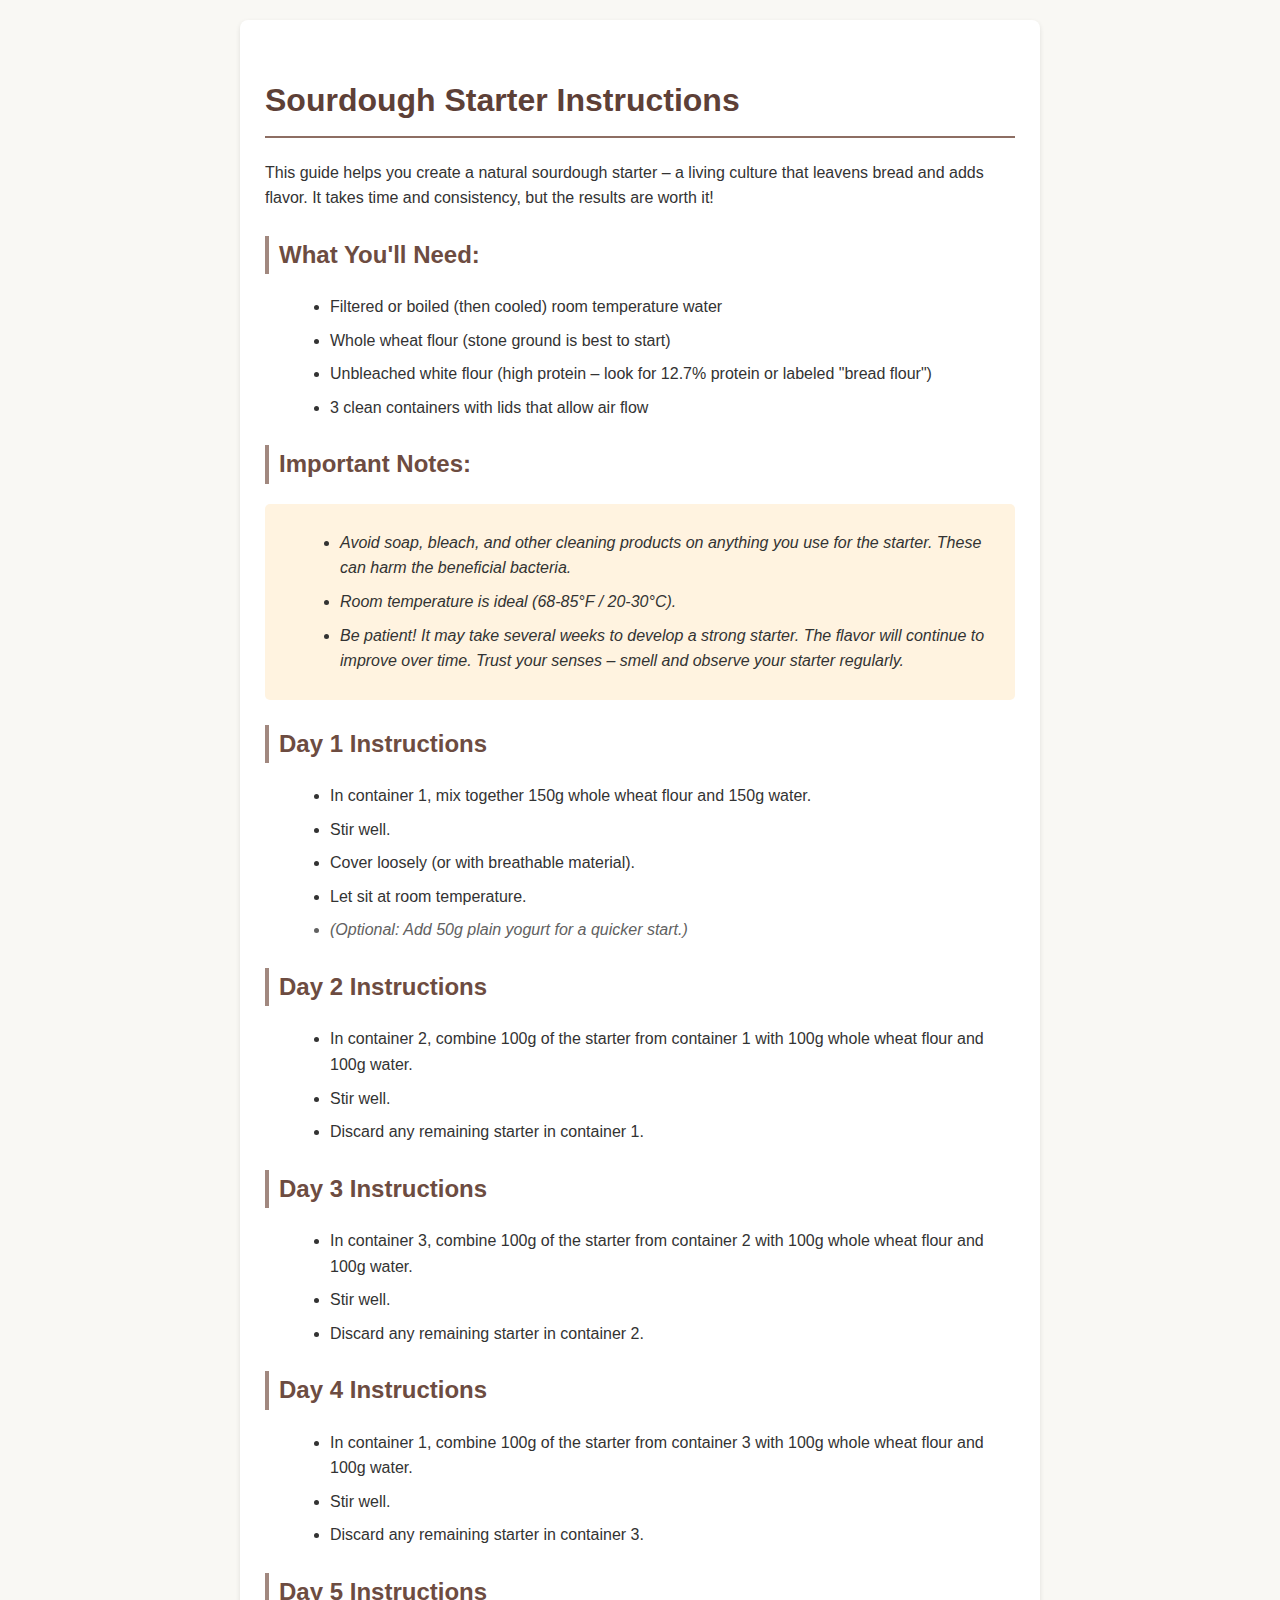
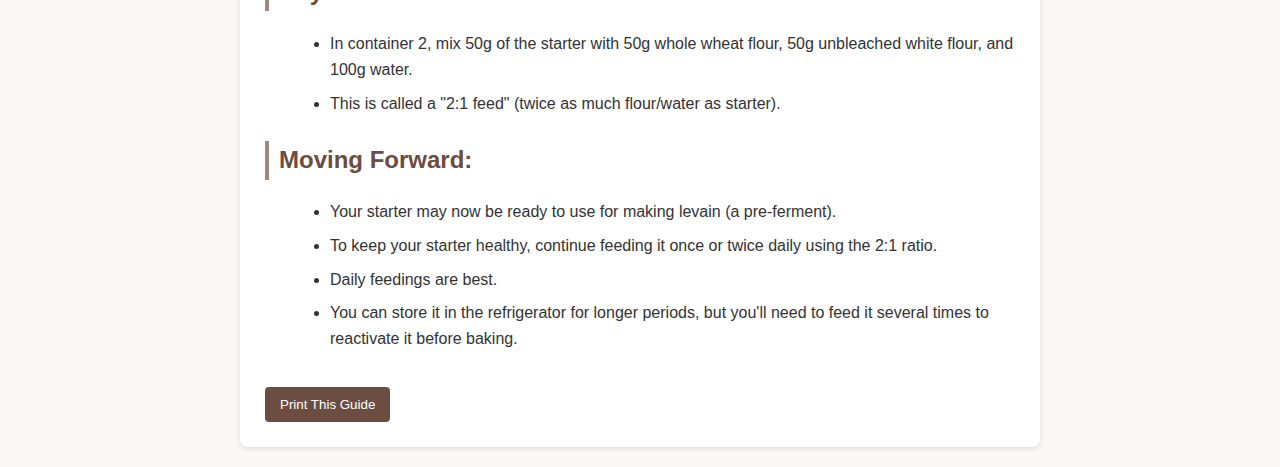
<file: recipes/starter.html>
<!DOCTYPE html>
<html lang="en">
<head>
    <meta charset="UTF-8">
    <meta name="viewport" content="width=device-width, initial-scale=1.0">
    <title>Sourdough Starter Instructions</title>
    <style>
        body {
            font-family: 'Segoe UI', Tahoma, Geneva, Verdana, sans-serif;
            line-height: 1.6;
            color: #333;
            max-width: 800px;
            margin: 0 auto;
            padding: 20px;
            background-color: #f9f8f4;
        }
        h1 {
            color: #5d4037;
            border-bottom: 2px solid #8d6e63;
            padding-bottom: 10px;
            margin-top: 30px;
        }
        h2 {
            color: #6d4c41;
            margin-top: 25px;
            border-left: 4px solid #a1887f;
            padding-left: 10px;
        }
        ul {
            list-style-type: disc;
            margin-left: 25px;
        }
        li {
            margin-bottom: 8px;
        }
        .container {
            background-color: white;
            padding: 25px;
            border-radius: 8px;
            box-shadow: 0 2px 5px rgba(0,0,0,0.1);
        }
        .note {
            font-style: italic;
            background-color: #fff3e0;
            padding: 10px;
            border-radius: 5px;
            margin: 15px 0;
        }
        .optional {
            font-style: italic;
            color: #616161;
        }
        .print-button {
            background-color: #6d4c41;
            color: white;
            border: none;
            padding: 10px 15px;
            border-radius: 4px;
            cursor: pointer;
            margin-top: 20px;
        }
        .print-button:hover {
            background-color: #5d4037;
        }
        @media print {
            body {
                background-color: white;
                padding: 0;
            }
            .container {
                box-shadow: none;
                padding: 0;
            }
            .print-button {
                display: none;
            }
        }
        @media (max-width: 600px) {
            body {
                padding: 15px;
            }
            h1 {
                font-size: 24px;
            }
            h2 {
                font-size: 20px;
            }
        }
    </style>
</head>
<body>
    <div class="container">
        <h1>Sourdough Starter Instructions</h1>
        
        <p>This guide helps you create a natural sourdough starter – a living culture that leavens bread and adds flavor. It takes time and consistency, but the results are worth it!</p>
        
        <h2>What You'll Need:</h2>
        <ul>
            <li>Filtered or boiled (then cooled) room temperature water</li>
            <li>Whole wheat flour (stone ground is best to start)</li>
            <li>Unbleached white flour (high protein – look for 12.7% protein or labeled "bread flour")</li>
            <li>3 clean containers with lids that allow air flow</li>
        </ul>
        
        <h2>Important Notes:</h2>
        <div class="note">
            <ul>
                <li>Avoid soap, bleach, and other cleaning products on anything you use for the starter. These can harm the beneficial bacteria.</li>
                <li>Room temperature is ideal (68-85°F / 20-30°C).</li>
                <li>Be patient! It may take several weeks to develop a strong starter. The flavor will continue to improve over time. Trust your senses – smell and observe your starter regularly.</li>
            </ul>
        </div>
        
        <h2>Day 1 Instructions</h2>
        <ul>
            <li>In container 1, mix together 150g whole wheat flour and 150g water.</li>
            <li>Stir well.</li>
            <li>Cover loosely (or with breathable material).</li>
            <li>Let sit at room temperature.</li>
            <li class="optional">(Optional: Add 50g plain yogurt for a quicker start.)</li>
        </ul>
        
        <h2>Day 2 Instructions</h2>
        <ul>
            <li>In container 2, combine 100g of the starter from container 1 with 100g whole wheat flour and 100g water.</li>
            <li>Stir well.</li>
            <li>Discard any remaining starter in container 1.</li>
        </ul>
        
        <h2>Day 3 Instructions</h2>
        <ul>
            <li>In container 3, combine 100g of the starter from container 2 with 100g whole wheat flour and 100g water.</li>
            <li>Stir well.</li>
            <li>Discard any remaining starter in container 2.</li>
        </ul>
        
        <h2>Day 4 Instructions</h2>
        <ul>
            <li>In container 1, combine 100g of the starter from container 3 with 100g whole wheat flour and 100g water.</li>
            <li>Stir well.</li>
            <li>Discard any remaining starter in container 3.</li>
        </ul>
        
        <h2>Day 5 Instructions</h2>
        <ul>
            <li>In container 2, mix 50g of the starter with 50g whole wheat flour, 50g unbleached white flour, and 100g water.</li>
            <li>This is called a "2:1 feed" (twice as much flour/water as starter).</li>
        </ul>
        
        <h2>Moving Forward:</h2>
        <ul>
            <li>Your starter may now be ready to use for making levain (a pre-ferment).</li>
            <li>To keep your starter healthy, continue feeding it once or twice daily using the 2:1 ratio.</li>
            <li>Daily feedings are best.</li>
            <li>You can store it in the refrigerator for longer periods, but you'll need to feed it several times to reactivate it before baking.</li>
        </ul>
        
        <button class="print-button" onclick="window.print()">Print This Guide</button>
    </div>
    
    <script>
        // You could add JavaScript here for any interactive elements
        // For example, a timer or calculator
    </script>
</body>
</html>
</file>
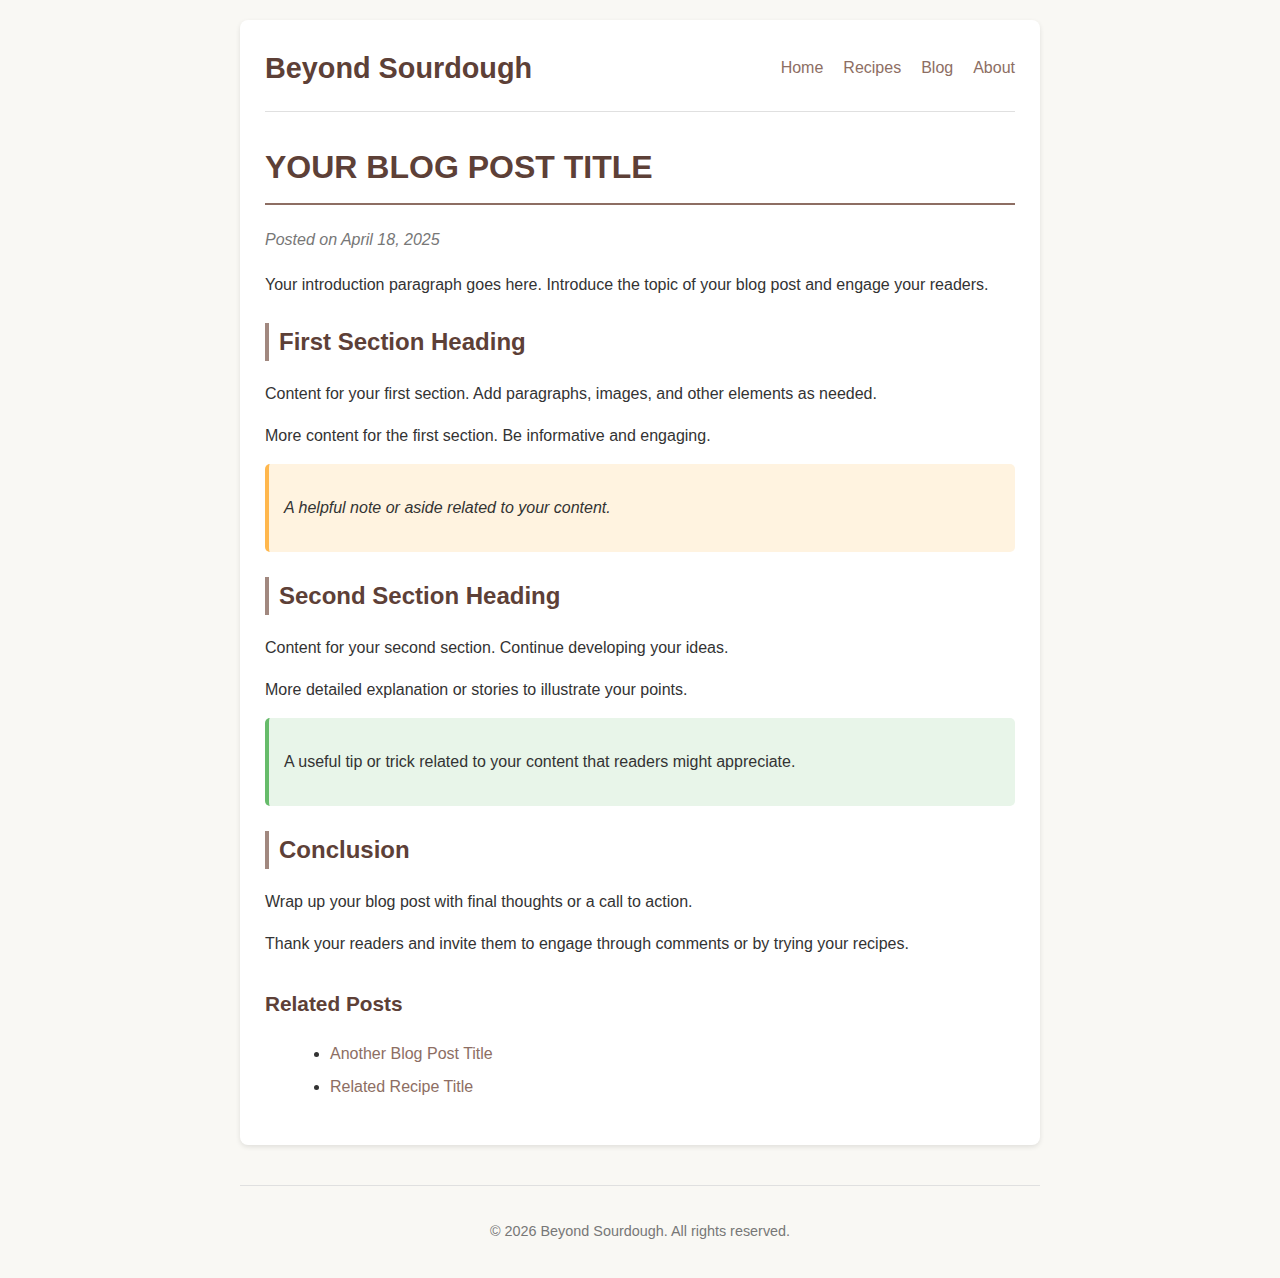
<file: Templates/blog-template.html>
<!DOCTYPE html>
<html lang="en">
<head>
    <meta charset="UTF-8">
    <meta name="viewport" content="width=device-width, initial-scale=1.0">
    <title>YOUR BLOG TITLE | Beyond Sourdough</title>
    <link rel="stylesheet" href="beyond-sourdough-styles.css">
</head>
<body>
    <div class="container">
        <!-- Site Header -->
        <header class="site-header">
            <a href="index.html" class="site-title">Beyond Sourdough</a>
            <nav class="site-nav">
                <a href="index.html">Home</a>
                <a href="recipes.html">Recipes</a>
                <a href="blog.html">Blog</a>
                <a href="about.html">About</a>
            </nav>
        </header>

        <!-- Blog Post Title -->
        <h1>YOUR BLOG POST TITLE</h1>
        
        <!-- Post Date -->
        <div class="post-date">
            Posted on April 18, 2025
        </div>
        
        <!-- Blog Content -->
        <div class="blog-content">
            <p>Your introduction paragraph goes here. Introduce the topic of your blog post and engage your readers.</p>
            
            <h2>First Section Heading</h2>
            <p>Content for your first section. Add paragraphs, images, and other elements as needed.</p>
            
            <p>More content for the first section. Be informative and engaging.</p>
            
            <!-- Example of adding a note -->
            <div class="note">
                <p>A helpful note or aside related to your content.</p>
            </div>
            
            <h2>Second Section Heading</h2>
            <p>Content for your second section. Continue developing your ideas.</p>
            
            <p>More detailed explanation or stories to illustrate your points.</p>
            
            <!-- Example of adding a tip -->
            <div class="tip">
                <p>A useful tip or trick related to your content that readers might appreciate.</p>
            </div>
            
            <h2>Conclusion</h2>
            <p>Wrap up your blog post with final thoughts or a call to action.</p>
            
            <p>Thank your readers and invite them to engage through comments or by trying your recipes.</p>
        </div>
        
        <!-- Optional Related Content Section -->
        <div class="related-content">
            <h3>Related Posts</h3>
            <ul>
                <li><a href="another-post.html">Another Blog Post Title</a></li>
                <li><a href="related-recipe.html">Related Recipe Title</a></li>
            </ul>
        </div>
    </div>
    
    <!-- Site Footer -->
    <footer class="site-footer">
        <p>&copy; <script>document.write(new Date().getFullYear())</script> Beyond Sourdough. All rights reserved.</p>
    </footer>
</body>
</html>
</file>
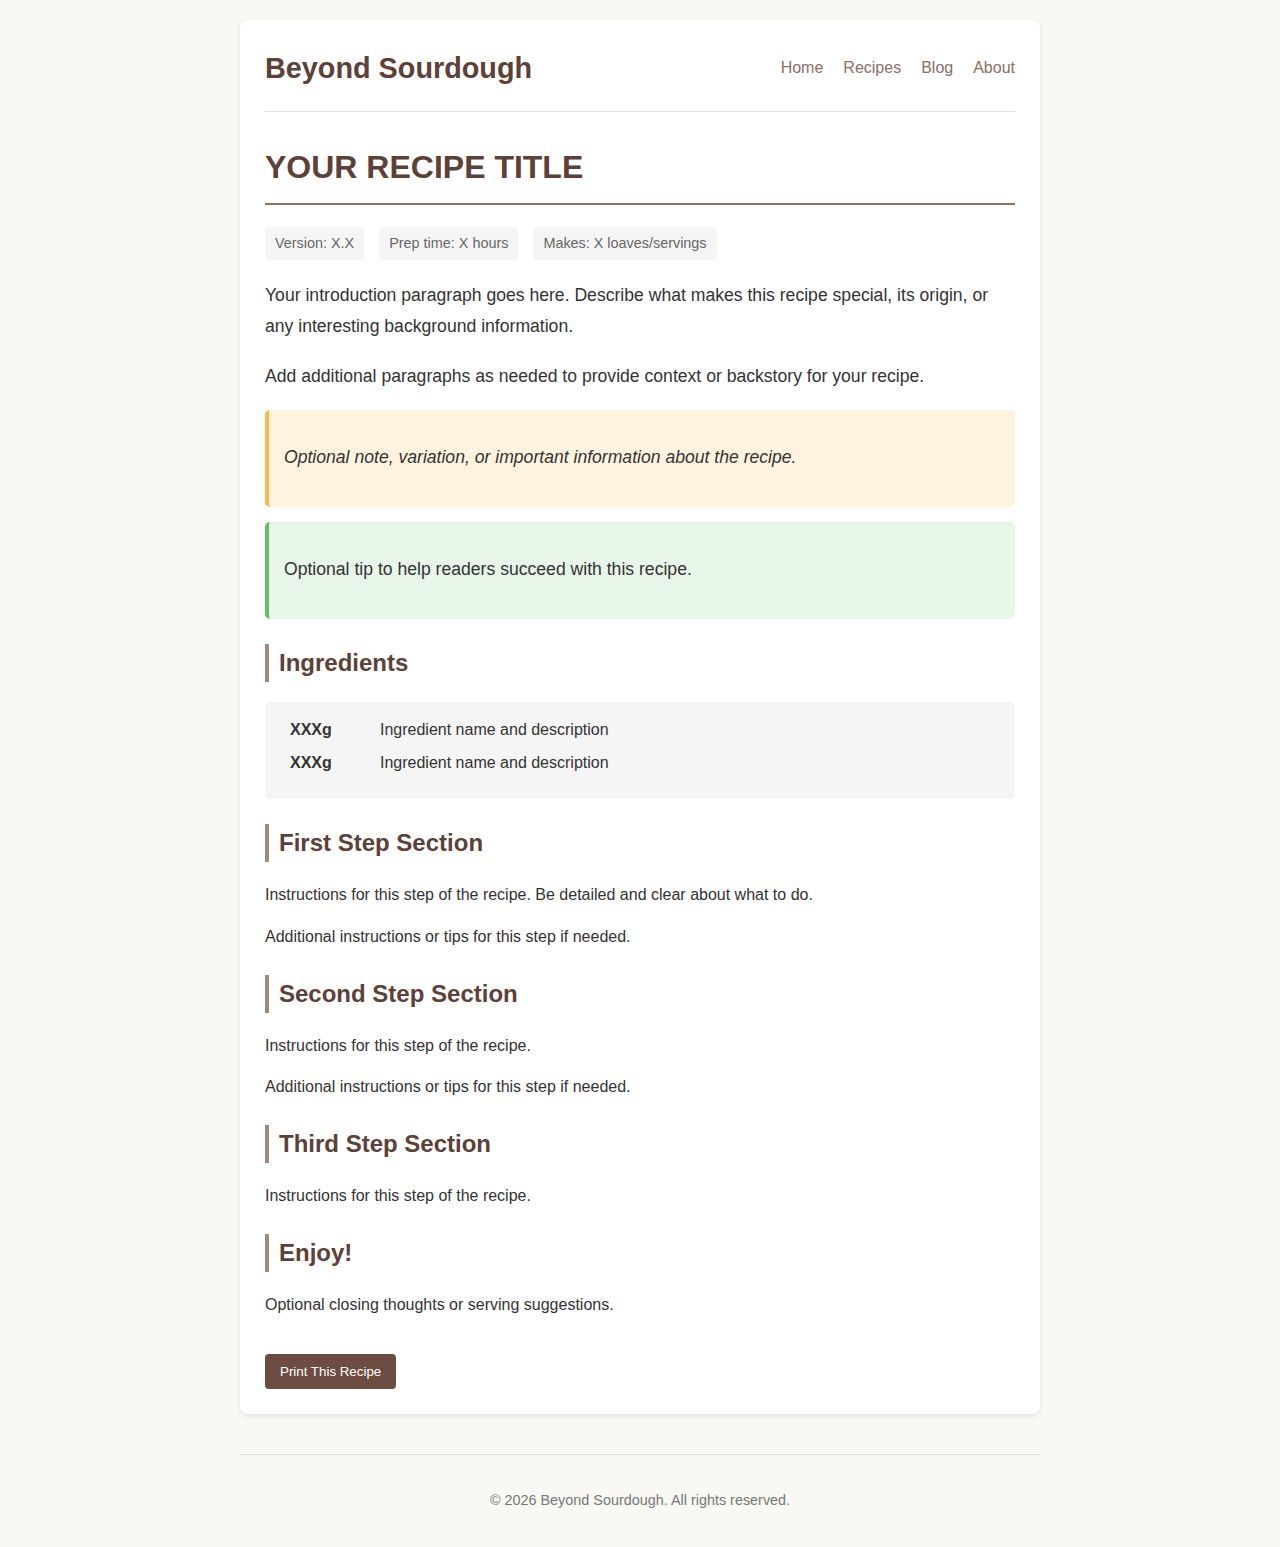
<file: Templates/recipe-template.html>
<!DOCTYPE html>
<html lang="en">
<head>
    <meta charset="UTF-8">
    <meta name="viewport" content="width=device-width, initial-scale=1.0">
    <title>YOUR RECIPE TITLE | Beyond Sourdough</title>
    <link rel="stylesheet" href="beyond-sourdough-styles.css">
</head>
<body>
    <div class="container">
        <!-- Site Header -->
        <header class="site-header">
            <a href="index.html" class="site-title">Beyond Sourdough</a>
            <nav class="site-nav">
                <a href="index.html">Home</a>
                <a href="recipes.html">Recipes</a>
                <a href="blog.html">Blog</a>
                <a href="about.html">About</a>
            </nav>
        </header>

        <!-- Recipe Title -->
        <h1>YOUR RECIPE TITLE</h1>
        
        <!-- Recipe Meta Information -->
        <div class="recipe-meta">
            <span>Version: X.X</span>
            <span>Prep time: X hours</span>
            <span>Makes: X loaves/servings</span>
        </div>
        
        <!-- Recipe Introduction -->
        <div class="recipe-intro">
            <p>Your introduction paragraph goes here. Describe what makes this recipe special, its origin, or any interesting background information.</p>
            
            <p>Add additional paragraphs as needed to provide context or backstory for your recipe.</p>
            
            <!-- Optional Note Block -->
            <div class="note">
                <p>Optional note, variation, or important information about the recipe.</p>
            </div>
            
            <!-- Optional Tip Block -->
            <div class="tip">
                <p>Optional tip to help readers succeed with this recipe.</p>
            </div>
        </div>
        
        <!-- Ingredients Section -->
        <h2>Ingredients</h2>
        <div class="ingredients-list">
            <!-- Repeat this pattern for each ingredient -->
            <div class="ingredient-row">
                <div class="ingredient-amount">XXXg</div>
                <div>Ingredient name and description</div>
            </div>
            <div class="ingredient-row">
                <div class="ingredient-amount">XXXg</div>
                <div>Ingredient name and description</div>
            </div>
            <!-- Add more ingredients as needed -->
        </div>
        
        <!-- Method Sections - Add as many as needed -->
        <h2>First Step Section</h2>
        <p>Instructions for this step of the recipe. Be detailed and clear about what to do.</p>
        <p>Additional instructions or tips for this step if needed.</p>
        
        <h2>Second Step Section</h2>
        <p>Instructions for this step of the recipe.</p>
        <p>Additional instructions or tips for this step if needed.</p>
        
        <!-- Add more sections as needed -->
        <h2>Third Step Section</h2>
        <p>Instructions for this step of the recipe.</p>
        
        <!-- Final Section -->
        <h2>Enjoy!</h2>
        <p>Optional closing thoughts or serving suggestions.</p>
        
        <!-- Print Button -->
        <button class="print-button" onclick="window.print()">Print This Recipe</button>
    </div>
    
    <!-- Site Footer -->
    <footer class="site-footer">
        <p>&copy; <script>document.write(new Date().getFullYear())</script> Beyond Sourdough. All rights reserved.</p>
    </footer>
</body>
</html>
</file>
<file: Templates/beyond-sourdough-styles.css>
/* Beyond Sourdough - Main Stylesheet
 * Created: April 2025
 * 
 * This stylesheet contains all styling for Beyond Sourdough website.
 * It includes styles for recipe pages, blog posts, and general content.
 */

/* Base Styles */
body {
    font-family: 'Segoe UI', Tahoma, Geneva, Verdana, sans-serif;
    line-height: 1.6;
    color: #333;
    max-width: 800px;
    margin: 0 auto;
    padding: 20px;
    background-color: #f9f8f4;
}

a {
    color: #8d6e63;
    text-decoration: none;
}

a:hover {
    text-decoration: underline;
    color: #5d4037;
}

/* Typography */
h1, h2, h3, h4 {
    color: #5d4037;
    margin-top: 30px;
}

h1 {
    border-bottom: 2px solid #8d6e63;
    padding-bottom: 10px;
    font-size: 2em;
}

h2 {
    border-left: 4px solid #a1887f;
    padding-left: 10px;
    font-size: 1.5em;
    margin-top: 25px;
}

h3 {
    font-size: 1.3em;
}

p {
    margin-bottom: 1em;
}

/* Lists */
ul, ol {
    margin-left: 25px;
    margin-bottom: 20px;
}

li {
    margin-bottom: 8px;
}

/* Page Container */
.container {
    background-color: white;
    padding: 25px;
    border-radius: 8px;
    box-shadow: 0 2px 5px rgba(0,0,0,0.1);
}

/* Header & Navigation */
.site-header {
    display: flex;
    justify-content: space-between;
    align-items: center;
    padding-bottom: 20px;
    margin-bottom: 30px;
    border-bottom: 1px solid #e0e0e0;
}

.site-title {
    font-size: 1.8em;
    font-weight: bold;
    color: #5d4037;
    margin: 0;
}

.site-nav {
    display: flex;
    gap: 20px;
}

/* Recipe-specific Styles */
.recipe-meta {
    display: flex;
    flex-wrap: wrap;
    gap: 15px;
    margin: 20px 0;
    color: #666;
    font-size: 0.9em;
}

.recipe-meta span {
    background: #f5f5f5;
    padding: 5px 10px;
    border-radius: 4px;
}

.recipe-intro {
    font-size: 1.1em;
    line-height: 1.8;
    margin-bottom: 25px;
}

.ingredients-list {
    background-color: #f5f5f5;
    padding: 15px 25px;
    border-radius: 5px;
    margin-bottom: 25px;
}

.ingredient-row {
    display: flex;
    margin-bottom: 8px;
}

.ingredient-amount {
    width: 90px;
    font-weight: bold;
}

/* Notes & Callouts */
.note {
    font-style: italic;
    background-color: #fff3e0;
    padding: 15px;
    border-radius: 5px;
    margin: 15px 0;
    border-left: 4px solid #ffb74d;
}

.tip {
    background-color: #e8f5e9;
    padding: 15px;
    border-radius: 5px;
    margin: 15px 0;
    border-left: 4px solid #66bb6a;
}

/* Buttons */
.button {
    background-color: #6d4c41;
    color: white;
    border: none;
    padding: 10px 15px;
    border-radius: 4px;
    cursor: pointer;
    display: inline-block;
    margin-top: 20px;
    text-decoration: none;
}

.button:hover {
    background-color: #5d4037;
    text-decoration: none;
}

.print-button {
    background-color: #6d4c41;
    color: white;
    border: none;
    padding: 10px 15px;
    border-radius: 4px;
    cursor: pointer;
    margin-top: 20px;
}

.print-button:hover {
    background-color: #5d4037;
}

/* Footer */
.site-footer {
    margin-top: 40px;
    padding-top: 20px;
    border-top: 1px solid #e0e0e0;
    text-align: center;
    color: #777;
    font-size: 0.9em;
}

/* Blog Post Styles */
.post-date {
    color: #777;
    font-style: italic;
    margin-bottom: 20px;
}

.blog-content img {
    max-width: 100%;
    height: auto;
    margin: 20px 0;
    border-radius: 8px;
}

/* Responsive Styles */
@media print {
    body {
        background-color: white;
        padding: 0;
    }
    .container {
        box-shadow: none;
        padding: 0;
    }
    .site-header, .site-nav, .site-footer, .print-button {
        display: none;
    }
}

@media (max-width: 600px) {
    body {
        padding: 15px;
    }
    h1 {
        font-size: 24px;
    }
    h2 {
        font-size: 20px;
    }
    .recipe-meta {
        flex-direction: column;
        gap: 10px;
    }
    .site-header {
        flex-direction: column;
        text-align: center;
    }
    .site-nav {
        margin-top: 15px;
        justify-content: center;
    }
}
</file>
